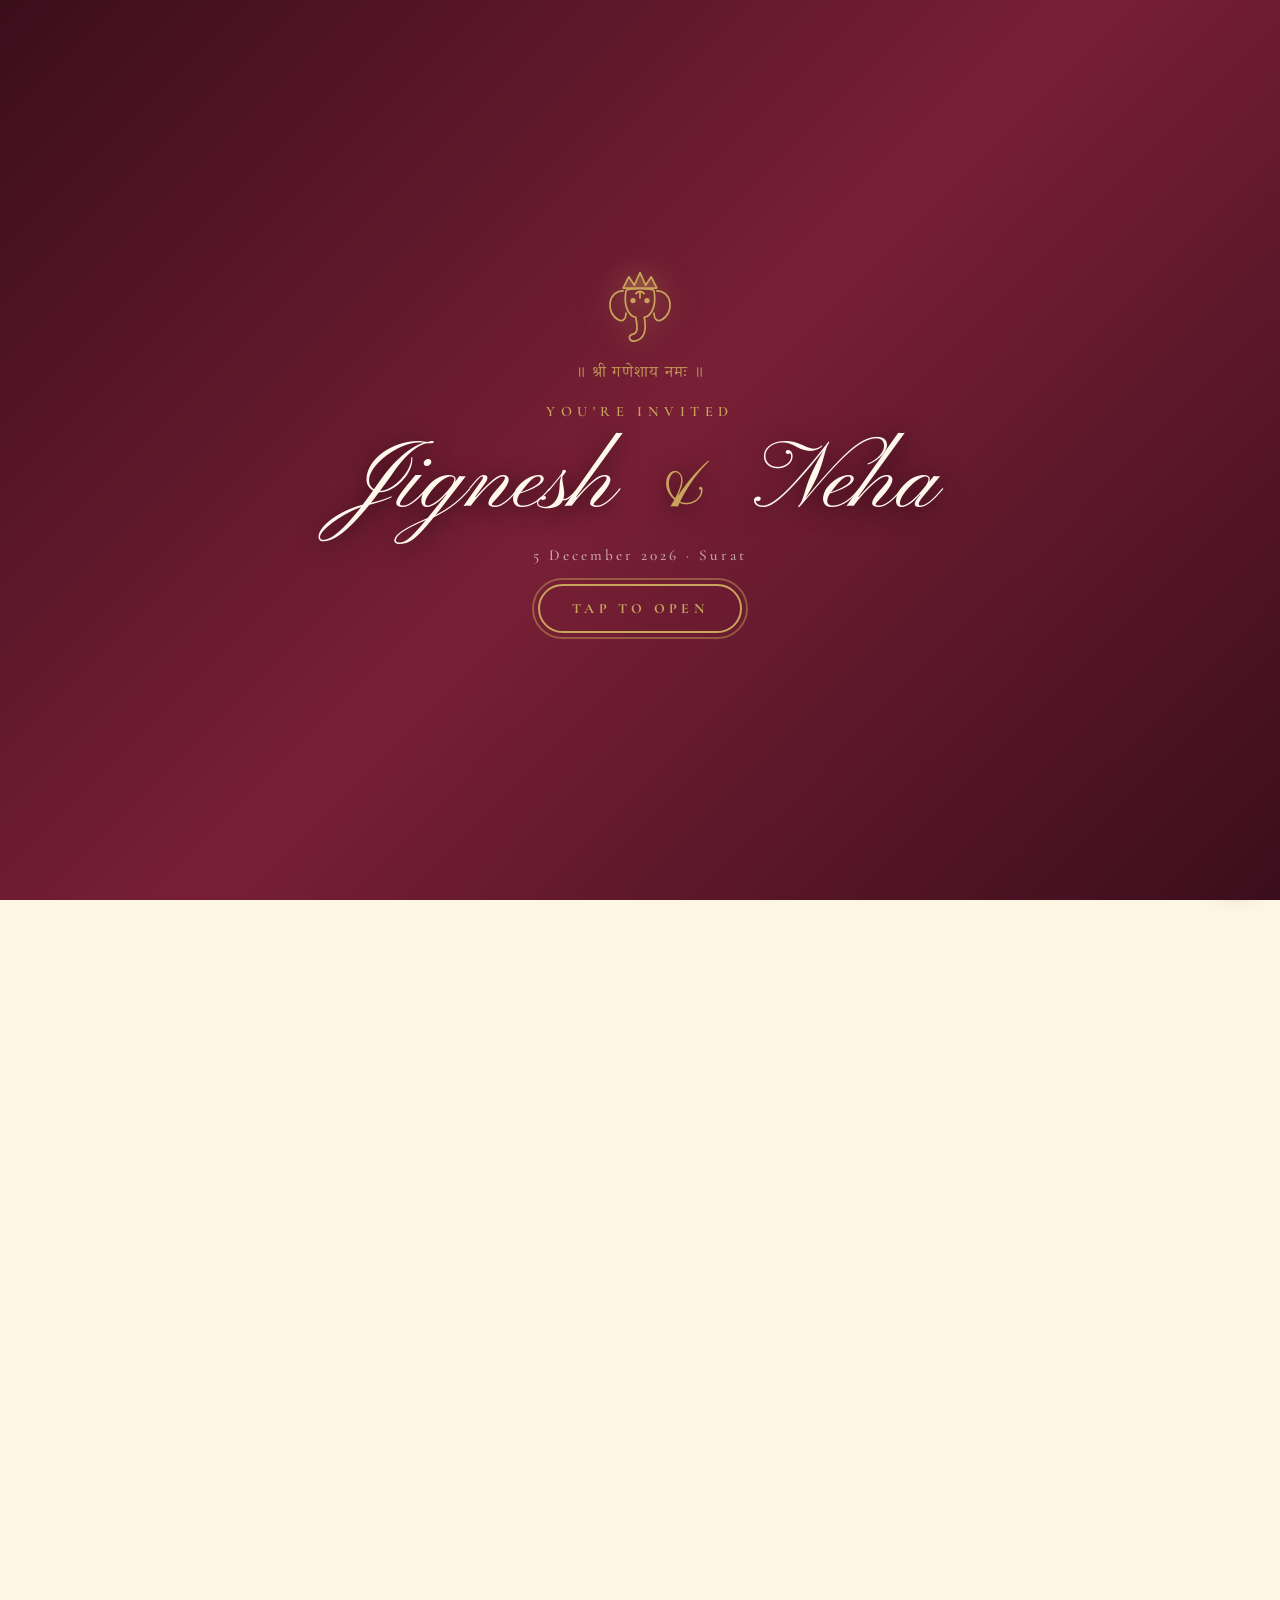
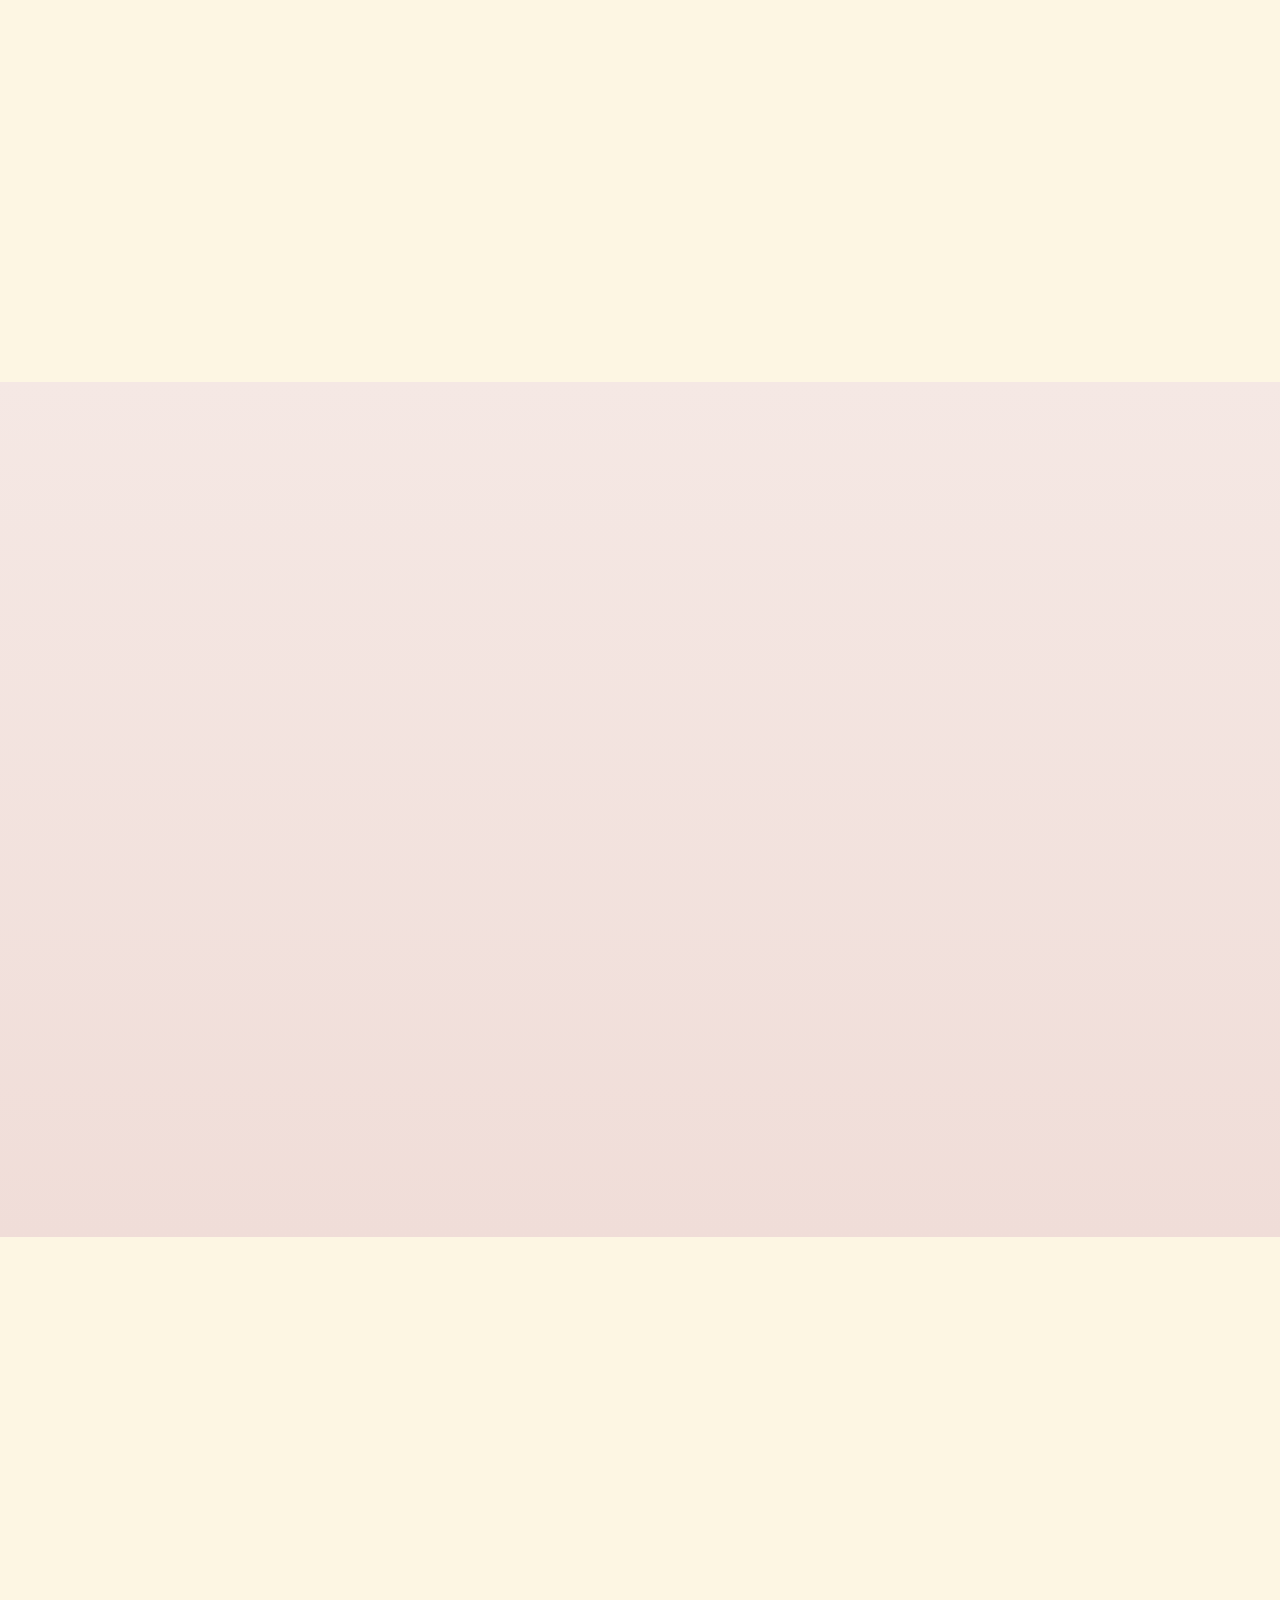
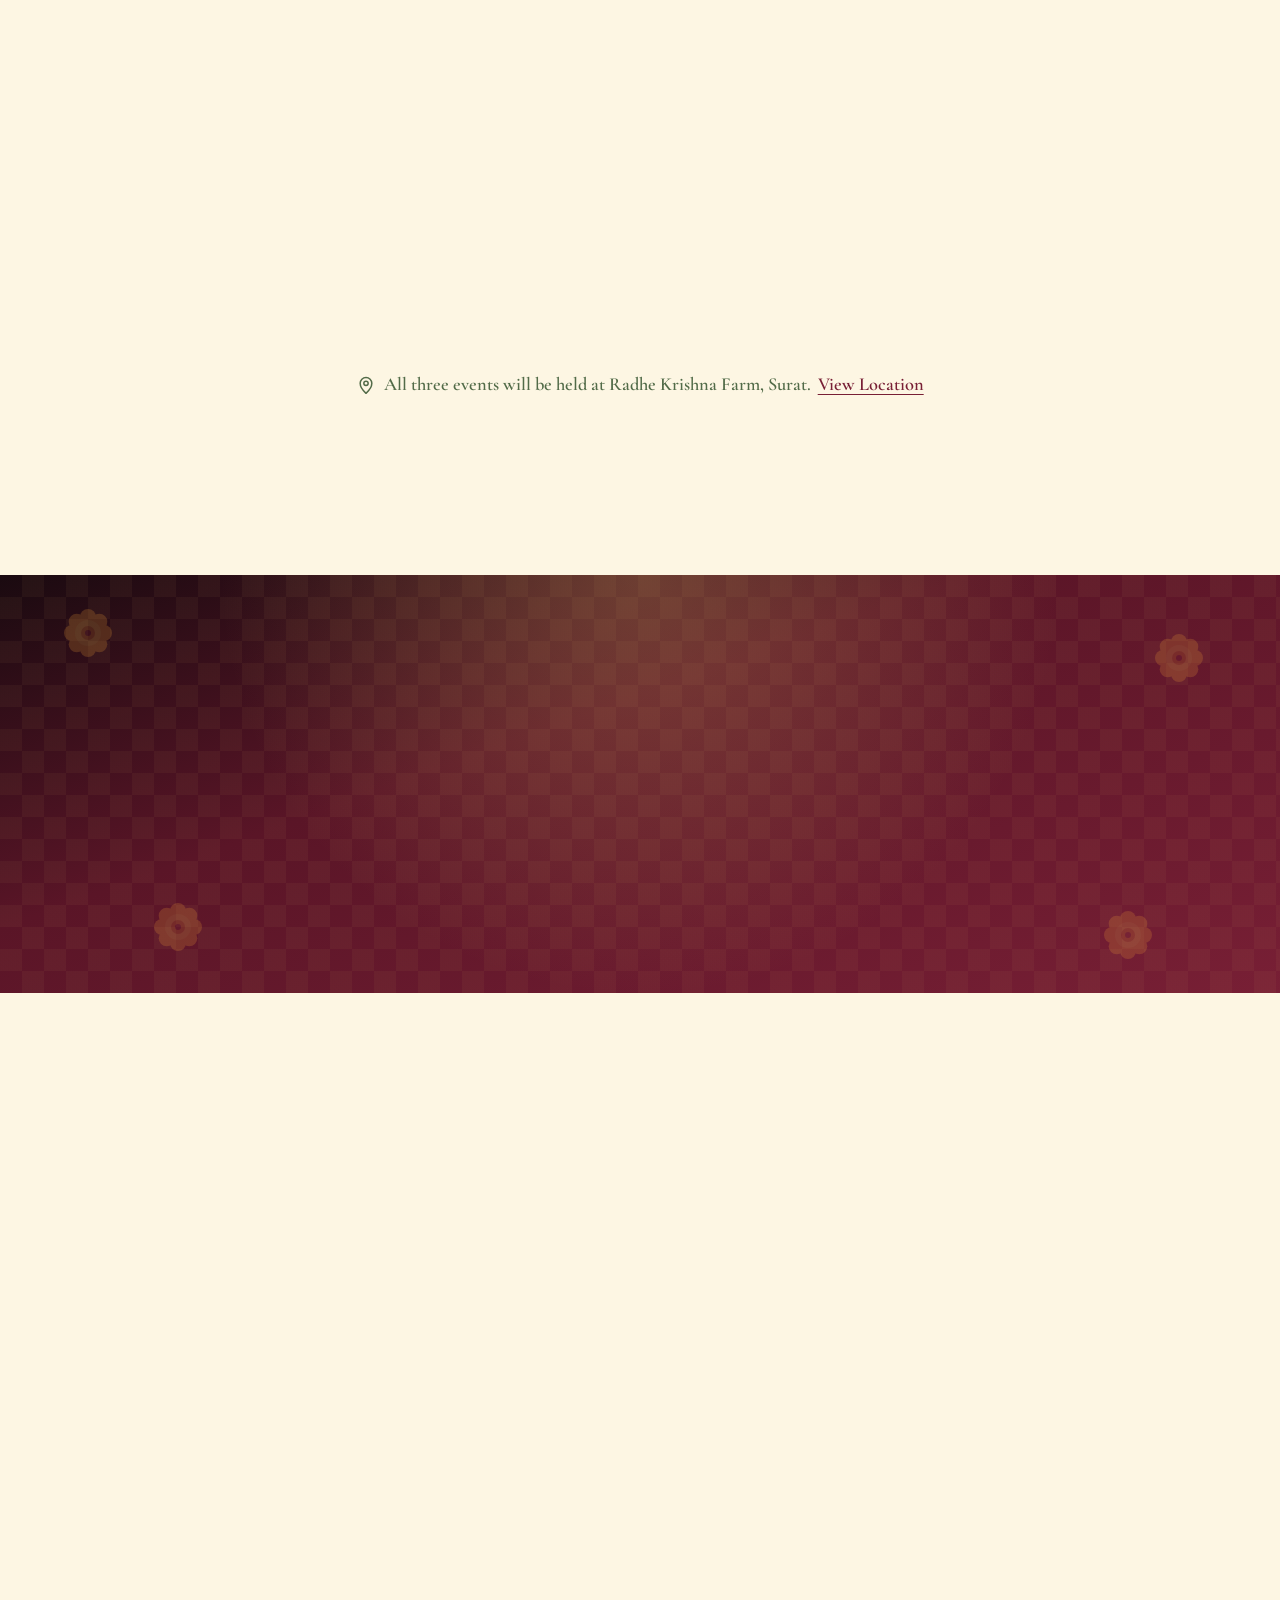
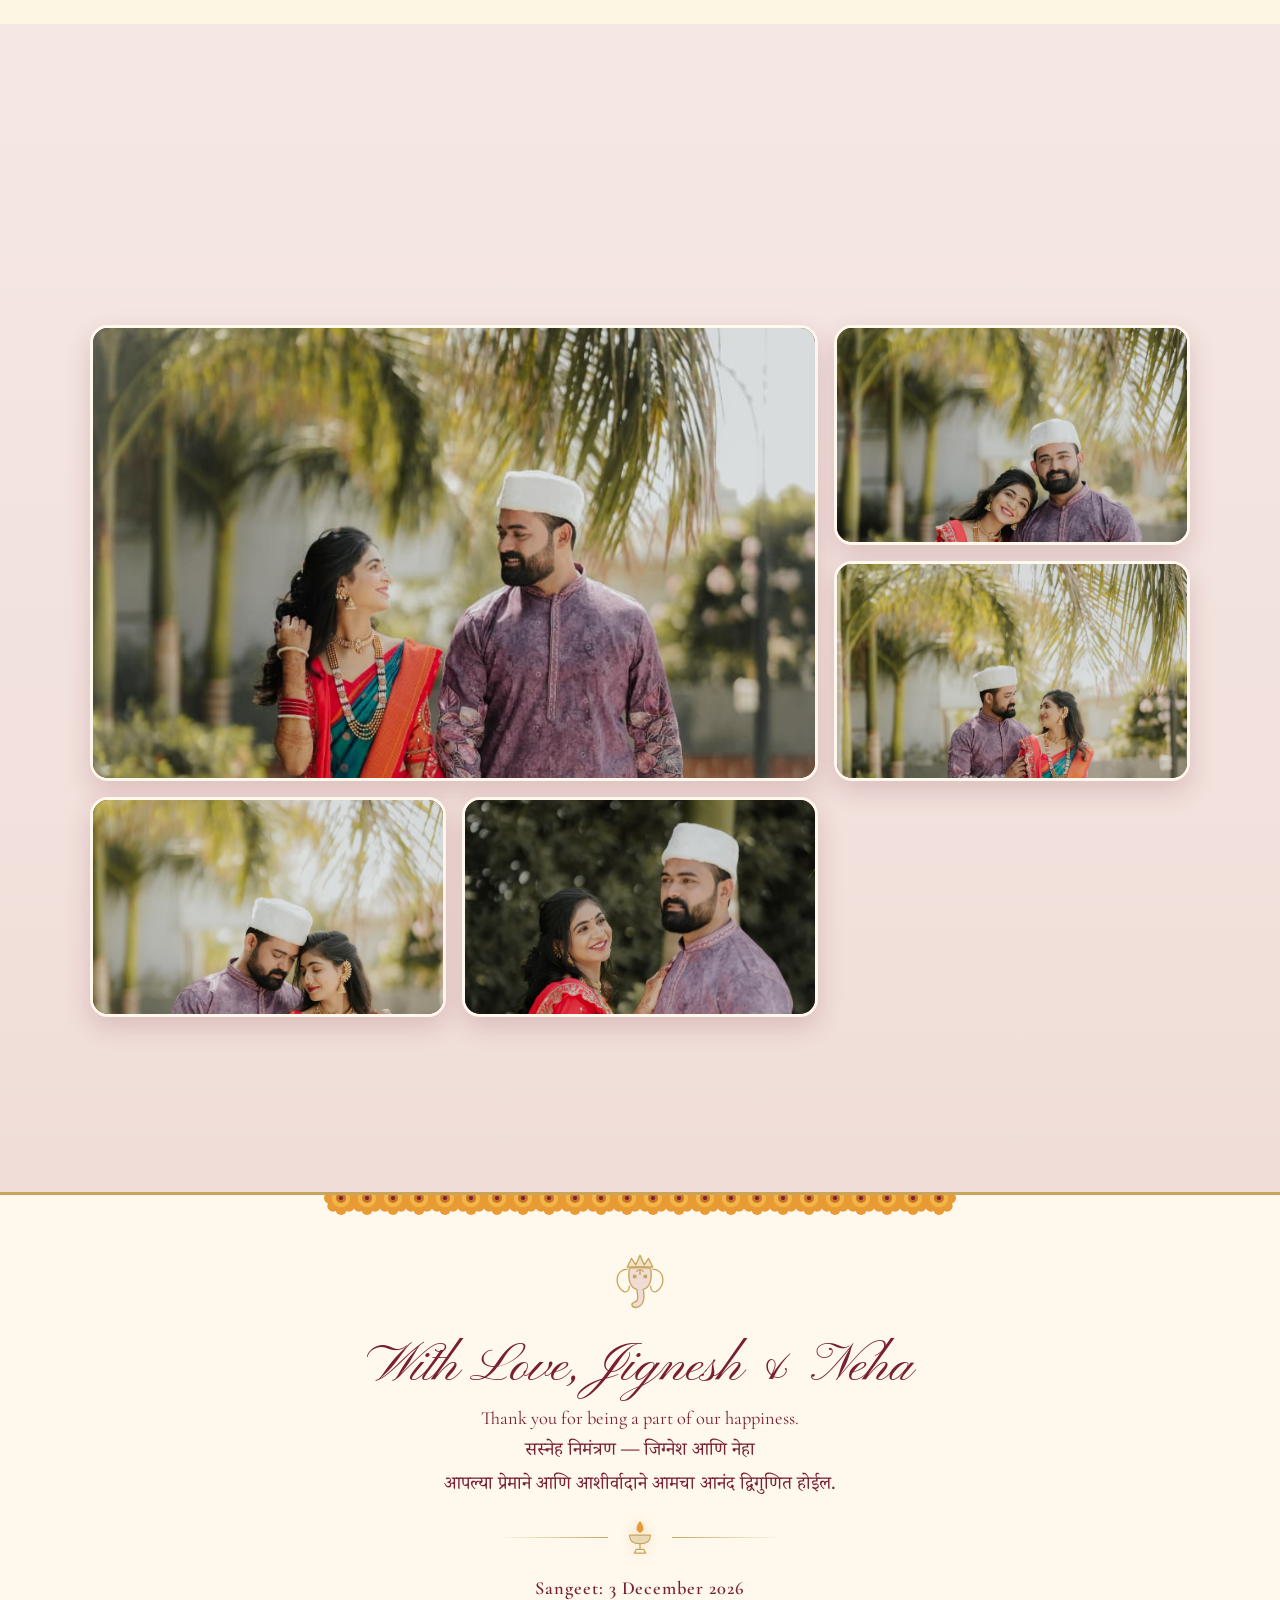
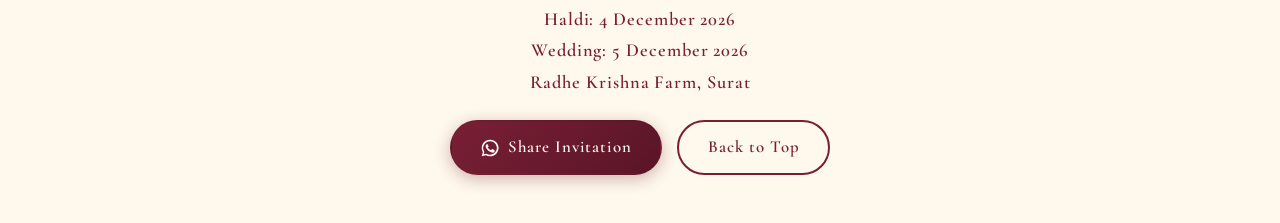
<file: index.html>
<!DOCTYPE html>
<html lang="en">
<head>
  <meta charset="UTF-8" />
  <meta name="viewport" content="width=device-width, initial-scale=1" />
  <title>Jignesh &amp; Neha | Wedding Invitation | 5 December 2026</title>
  <meta name="description" content="You are warmly invited to the wedding of Jignesh & Neha on 5 December 2026 at Radhe Krishna Farm, Surat." />
  <meta name="theme-color" content="#781F35" />
  <meta property="og:title" content="Jignesh & Neha | Wedding Invitation" />
  <meta property="og:description" content="Haldi 4 December 2026 · Wedding 5 December 2026 · Radhe Krishna Farm, Surat" />
  <meta property="og:image" content="images/couple.jpeg" />
  <meta property="og:type" content="website" />
  <link rel="preconnect" href="https://fonts.googleapis.com" />
  <link rel="preconnect" href="https://fonts.gstatic.com" crossorigin />
  <link href="https://fonts.googleapis.com/css2?family=Cormorant+Garamond:ital,wght@0,400;0,500;0,600;0,700;1,400&family=Pinyon+Script&family=Noto+Serif+Devanagari:wght@400;500;600;700&display=swap" rel="stylesheet" />
  <link rel="stylesheet" href="css/style.css" />
</head>
<body>

<!-- ===== Reusable SVG symbols ===== -->
<svg width="0" height="0" style="position:absolute" aria-hidden="true" focusable="false">
  <defs>
    <symbol id="marigold" viewBox="0 0 48 48">
      <g fill="#E89A35">
        <circle cx="24" cy="8" r="8"/><circle cx="24" cy="40" r="8"/><circle cx="8" cy="24" r="8"/><circle cx="40" cy="24" r="8"/>
        <circle cx="12.7" cy="12.7" r="8"/><circle cx="35.3" cy="12.7" r="8"/><circle cx="12.7" cy="35.3" r="8"/><circle cx="35.3" cy="35.3" r="8"/>
      </g>
      <circle cx="24" cy="24" r="13" fill="#F2B548"/>
      <circle cx="24" cy="24" r="7" fill="#C9742A"/>
      <circle cx="24" cy="24" r="3" fill="#781F35"/>
    </symbol>
    <symbol id="leaf" viewBox="0 0 24 60">
      <path d="M12 2 C22 18 22 42 12 58 C2 42 2 18 12 2Z" fill="#526B48"/>
      <path d="M12 6 V54" stroke="#C9A45C" stroke-width="1" fill="none"/>
    </symbol>
    <symbol id="ganpati" viewBox="0 0 120 120">
      <g fill="none" stroke="#C9A45C" stroke-width="2.5" stroke-linecap="round" stroke-linejoin="round">
        <path d="M36 30 L44 14 L52 26 L60 8 L68 26 L76 14 L84 30 Z" fill="#C9A45C" fill-opacity=".25"/>
        <path d="M36 34 C14 34 10 66 30 76 C36 78 40 74 40 66"/>
        <path d="M84 34 C106 34 110 66 90 76 C84 78 80 74 80 66"/>
        <path d="M40 34 C40 30 80 30 80 34 C84 56 76 70 66 72 C70 90 66 104 52 106 C44 106 42 98 50 96 C58 94 56 84 54 72 C44 70 36 56 40 34Z" fill="#781F35" fill-opacity=".12"/>
        <circle cx="50" cy="48" r="2.5" fill="#C9A45C"/><circle cx="70" cy="48" r="2.5" fill="#C9A45C"/>
        <path d="M60 36 V44"/><path d="M54 38 Q60 32 66 38"/>
      </g>
    </symbol>
    <symbol id="lamp" viewBox="0 0 64 80">
      <g fill="none" stroke="#C9A45C" stroke-width="2.5" stroke-linecap="round" stroke-linejoin="round">
        <path d="M32 6 C40 16 40 24 32 28 C24 24 24 16 32 6Z" fill="#E89A35" stroke="#E89A35"/>
        <path d="M10 34 H54 C54 46 46 52 32 52 C18 52 10 46 10 34Z" fill="#C9A45C" fill-opacity=".3"/>
        <path d="M32 52 V64 M20 72 H44 M24 64 H40 L44 72 H20Z"/>
      </g>
    </symbol>
    <symbol id="pin" viewBox="0 0 24 24"><path fill="none" stroke="currentColor" stroke-width="1.8" stroke-linecap="round" stroke-linejoin="round" d="M12 22s7-6.2 7-12a7 7 0 1 0-14 0c0 5.8 7 12 7 12z"/><circle cx="12" cy="10" r="2.6" fill="none" stroke="currentColor" stroke-width="1.8"/></symbol>
    <symbol id="wa" viewBox="0 0 24 24"><path fill="currentColor" d="M12 2a10 10 0 0 0-8.6 15L2 22l5.2-1.4A10 10 0 1 0 12 2zm0 18.2a8.2 8.2 0 0 1-4.2-1.2l-.3-.2-3 .8.8-2.9-.2-.3A8.2 8.2 0 1 1 12 20.200zm4.500-6.100c-.2-.1-1.500-.7-1.700-.8-.2-.1-.4-.1-.6.1l-.8 1c-.1.200-.3.200-.5.100a6.700 6.700 0 0 1-3.300-2.900c-.2-.4.200-.4.700-1.300.1-.2 0-.3 0-.5l-.8-1.800c-.2-.5-.4-.4-.6-.4h-.5a1 1 0 0 0-.7.300 3 3 0 0 0-.9 2.200 5.300 5.300 0 0 0 1.100 2.800 12 12 0 0 0 4.600 4c1.700.7 2.400.8 3.200.700a2.700 2.700 0 0 0 1.800-1.300 2.200 2.200 0 0 0 .2-1.300c-.1-.1-.3-.2-.5-.3z"/></symbol>
  </defs>
</svg>


<!-- ===== Welcome Gate ===== -->
<div id="welcomeGate" class="gate" aria-modal="true" role="dialog" aria-label="Wedding welcome">

  <!-- falling petals inside gate -->
  <div class="gate-petals" id="gatePetals" aria-hidden="true"></div>

  <!-- left door -->
  <div class="gate-door gate-door-left">
    <div class="gate-door-inner">
      <div class="gate-ornament gate-ornament-tl"></div>
      <div class="gate-ornament gate-ornament-bl"></div>
      <svg class="gate-svg-deco" viewBox="0 0 120 200" aria-hidden="true">
        <path d="M60 10 C80 40 90 80 60 100 C30 80 40 40 60 10Z" fill="rgba(201,164,92,.18)"/>
        <path d="M60 10 C80 40 90 80 60 100 C30 80 40 40 60 10Z" fill="none" stroke="rgba(201,164,92,.5)" stroke-width="1.5"/>
        <circle cx="60" cy="100" r="6" fill="rgba(201,164,92,.6)"/>
        <line x1="60" y1="106" x2="60" y2="190" stroke="rgba(201,164,92,.35)" stroke-width="1"/>
        <circle cx="60" cy="140" r="3" fill="rgba(201,164,92,.4)"/>
        <circle cx="60" cy="165" r="2" fill="rgba(201,164,92,.3)"/>
      </svg>
    </div>
    <div class="gate-handle gate-handle-right"></div>
  </div>

  <!-- right door -->
  <div class="gate-door gate-door-right">
    <div class="gate-door-inner">
      <div class="gate-ornament gate-ornament-tr"></div>
      <div class="gate-ornament gate-ornament-br"></div>
      <svg class="gate-svg-deco" viewBox="0 0 120 200" aria-hidden="true">
        <path d="M60 10 C80 40 90 80 60 100 C30 80 40 40 60 10Z" fill="rgba(201,164,92,.18)"/>
        <path d="M60 10 C80 40 90 80 60 100 C30 80 40 40 60 10Z" fill="none" stroke="rgba(201,164,92,.5)" stroke-width="1.5"/>
        <circle cx="60" cy="100" r="6" fill="rgba(201,164,92,.6)"/>
        <line x1="60" y1="106" x2="60" y2="190" stroke="rgba(201,164,92,.35)" stroke-width="1"/>
        <circle cx="60" cy="140" r="3" fill="rgba(201,164,92,.4)"/>
        <circle cx="60" cy="165" r="2" fill="rgba(201,164,92,.3)"/>
      </svg>
    </div>
    <div class="gate-handle gate-handle-left"></div>
  </div>

  <!-- centre content (sits above both doors) -->
  <div class="gate-content">
    <svg class="gate-ganpati" aria-hidden="true"><use href="#ganpati"/></svg>
    <p class="gate-shloka deva">॥ श्री गणेशाय नमः ॥</p>
    <p class="gate-invited">YOU'RE INVITED</p>
    <h1 class="gate-names script">Jignesh <span class="gate-amp">&amp;</span> Neha</h1>
    <p class="gate-date">5 December 2026 · Surat</p>
    <button id="gateBtn" class="gate-tap" type="button" aria-label="Open invitation">
      <span class="gate-tap-ring"></span>
      <span class="gate-tap-text">TAP TO OPEN</span>
    </button>
  </div>

</div>

<!-- ===== Navigation ===== -->
<header id="nav" class="nav">
  <a href="#home" class="nav-logo script" aria-label="Jignesh and Neha">J &amp; N</a>
  <nav id="navLinks" class="nav-links" aria-label="Main">
    <a href="#home" data-i18n="nav_home">Home</a>
    <a href="#invitation" data-i18n="nav_invitation">Invitation</a>
    <a href="#story" data-i18n="nav_story">Our Story</a>
    <a href="#events" data-i18n="nav_events">Events</a>
    <a href="#countdown" data-i18n="nav_countdown">Countdown</a>
    <a href="#venue" data-i18n="nav_venue">Venue</a>
    <a href="#gallery" data-i18n="nav_gallery">Gallery</a>
  </nav>
  <div class="nav-right">
    <div class="lang" role="group" aria-label="Language">
      <button type="button" class="lang-btn deva" data-lang="mr" aria-pressed="false">मराठी</button>
      <span aria-hidden="true">|</span>
      <button type="button" class="lang-btn" data-lang="en" aria-pressed="true">English</button>
    </div>
    <button id="burger" class="burger" type="button" aria-label="Menu" aria-expanded="false" aria-controls="navLinks">
      <span></span><span></span><span></span>
    </button>
  </div>
</header>

<main>

<!-- ===== HERO ===== -->
<section id="home" class="hero">
  <div class="hero-media">
    <img id="heroImg" src="" alt="Jignesh and Neha" fetchpriority="high" />
  </div>
  <div class="hero-overlay"></div>
  <div class="petals" id="petals" aria-hidden="true"></div>
  <div class="toran" aria-hidden="true"><div class="toran-row" data-toran></div></div>

  <div class="hero-content">
    <svg class="hero-ganpati" aria-hidden="true"><use href="#ganpati"/></svg>
    <p class="deva hero-shloka reveal-hero" data-i18n="hero_shloka">॥ श्री गणेशाय नमः ॥</p>
    <h1 class="hero-names script reveal-hero"><span data-i18n="groom">Jignesh</span> <span class="amp">&amp;</span> <span data-i18n="bride">Neha</span></h1>
    <p class="hero-sub reveal-hero" data-i18n="hero_sub">Two Hearts, One Beautiful Journey</p>
    <p class="hero-mr deva reveal-hero">आमच्या शुभविवाहासाठी आपले सहर्ष निमंत्रण!</p>
    <p class="hero-en reveal-hero" data-i18n="hero_invite">Together with our families, we invite you to celebrate our special day.</p>
    <ul class="hero-dates reveal-hero">
      <li><span data-i18n="hero_sangeet">SANGEET</span> — <span data-i18n="date_3">3 December 2026</span></li>
      <li><span data-i18n="hero_haldi">HALDI</span> — <span data-i18n="date_4">4 December 2026</span></li>
      <li><span data-i18n="hero_wedding">WEDDING</span> — <span data-i18n="date_5">5 December 2026</span></li>
      <li data-i18n="hero_venue">RADHE KRISHNA FARM, SURAT</li>
    </ul>
    <div class="hero-btns reveal-hero">
      <a href="#invitation" class="btn btn-gold" data-i18n="btn_explore">Explore Our Wedding</a>
      <a href="#venue" class="btn btn-ghost" data-i18n="btn_view_venue">View Venue</a>
    </div>
  </div>
  <a href="#invitation" class="scroll-ind" aria-label="Scroll down"><span></span></a>
</section>

<!-- ===== INVITATION ===== -->
<section id="invitation" class="section">
  <div class="patrika reveal">
    <i class="corner tl"></i><i class="corner tr"></i><i class="corner bl"></i><i class="corner br"></i>
    <svg class="patrika-ganpati" aria-hidden="true"><use href="#ganpati"/></svg>
    <p class="deva small-shloka" data-i18n="hero_shloka">॥ श्री गणेशाय नमः ॥</p>
    <p class="eyebrow" data-i18n="inv_eyebrow">With the Blessings of Our Families</p>
    <h2 class="deva sec-title" data-i18n="inv_title">शुभविवाह सोहळा</h2>
    <div class="divider"><svg><use href="#marigold"/></svg></div>
    <p class="inv-text" data-i18n="inv_text">With the blessings of our families, we joyfully invite you to celebrate the wedding of Jignesh and Neha. Your presence and blessings will make our special day even more memorable.</p>
    <p class="inv-text deva inv-mr">आमच्या कुटुंबीयांच्या आशीर्वादाने जिग्नेश आणि नेहा यांच्या शुभविवाह सोहळ्यास आपण सहकुटुंब उपस्थित राहून वधू-वरांना शुभाशीर्वाद द्यावेत, ही नम्र विनंती.</p>
    <p class="inv-date script" data-i18n="date_5">5 December 2026</p>
    <p class="inv-venue" data-i18n="inv_venue">Radhe Krishna Farm, Surat</p>
    <div class="divider"><svg><use href="#lamp"/></svg></div>
    <button type="button" class="btn btn-maroon js-share"><svg class="ico"><use href="#wa"/></svg><span data-i18n="btn_share">Share Invitation</span></button>
  </div>
</section>

<!-- ===== OUR STORY ===== -->
<section id="story" class="section section-blush">
  <div class="story">
    <div class="story-photo reveal">
      <div class="frame">
        <img id="storyImg" src="" alt="Jignesh and Neha" loading="lazy" />
      </div>
      <svg class="flower f1" aria-hidden="true"><use href="#marigold"/></svg>
      <svg class="flower f2" aria-hidden="true"><use href="#marigold"/></svg>
    </div>
    <div class="story-text reveal">
      <p class="eyebrow" data-i18n="story_eyebrow">Our Story</p>
      <h2 class="script big"><span data-i18n="groom">Jignesh</span> &amp; <span data-i18n="bride">Neha</span></h2>
      <div class="divider left"><svg><use href="#marigold"/></svg></div>
      <p data-i18n="story_text">Two hearts, two families, and one beautiful beginning. Join us as we begin a new chapter filled with love, happiness, and lifelong memories.</p>
    </div>
  </div>
</section>

<!-- ===== EVENTS ===== -->
<section id="events" class="section">
  <div class="section-head reveal">
    <p class="eyebrow" data-i18n="events_eyebrow">Celebrations</p>
    <h2 class="sec-title" data-i18n="events_title">Wedding Events</h2>
    <div class="divider"><svg><use href="#marigold"/></svg></div>
  </div>
  <div class="cards">
    <article class="card reveal">
      <div class="card-garland" aria-hidden="true"></div>
      <div class="card-icon"><svg><use href="#marigold"/></svg></div>
      <h3><a href="sangeet.html" data-i18n="ev3_title">Sangeet Night</a></h3>
      <p class="card-sub deva" data-i18n-alt="ev3_title">संगीत संध्या</p>
      <p class="card-date" data-i18n="ev3_date">Thursday, 3 December 2026</p>
      <p class="card-desc" data-i18n="ev3_desc">An evening of music, dance, and celebration with family and friends.</p>
    </article>
    <article class="card reveal">
      <div class="card-garland" aria-hidden="true"></div>
      <div class="card-icon"><svg><use href="#marigold"/></svg></div>
      <h3><a href="haldi.html" data-i18n="ev1_title">Haldi Ceremony</a></h3>
      <p class="card-sub deva" data-i18n-alt="ev1_title">हळदी समारंभ</p>
      <p class="card-date" data-i18n="ev1_date">Friday, 4 December 2026</p>
      <p class="card-desc" data-i18n="ev1_desc">A joyful celebration filled with turmeric, laughter, family, and blessings.</p>
    </article>
    <article class="card reveal">
      <div class="card-garland" aria-hidden="true"></div>
      <div class="card-icon"><svg><use href="#lamp"/></svg></div>
      <h3><a href="wedding.html" data-i18n="ev2_title">Wedding Ceremony</a></h3>
      <p class="card-sub deva" data-i18n-alt="ev2_title">शुभविवाह सोहळा</p>
      <p class="card-date" data-i18n="ev2_date">Saturday, 5 December 2026</p>
      <p class="card-desc" data-i18n="ev2_desc">Join us as we celebrate the beginning of our forever.</p>
    </article>
  </div>
  <p class="events-venue">
    <svg class="ico"><use href="#pin"/></svg>
    <span data-i18n="events_venue">All three events will be held at Radhe Krishna Farm, Surat.</span>
    <a class="js-maps" href="#" target="_blank" rel="noopener noreferrer" data-i18n="btn_view_location">View Location</a>
  </p>
  <p class="note reveal" data-i18n="events_note">Event timings will be shared once confirmed by the family.</p>
</section>

<!-- ===== COUNTDOWN ===== -->
<section id="countdown" class="countdown">
  <div class="cd-deco" aria-hidden="true"></div>
  <div class="cd-inner reveal">
    <p class="eyebrow light" data-i18n="cd_eyebrow">Save the Date</p>
    <h2 class="sec-title light" data-i18n="cd_title">Counting Down to Forever</h2>
    <p class="deva cd-mr" data-i18n-alt="cd_title">शुभमंगलाची प्रतीक्षा</p>
    <div id="cdGrid" class="cd-grid" role="timer" aria-live="off">
      <div class="cd-box"><span class="cd-num" id="cdDays">00</span><span class="cd-label" data-i18n="cd_days">Days</span></div>
      <div class="cd-box"><span class="cd-num" id="cdHours">00</span><span class="cd-label" data-i18n="cd_hours">Hours</span></div>
      <div class="cd-box"><span class="cd-num" id="cdMins">00</span><span class="cd-label" data-i18n="cd_mins">Minutes</span></div>
      <div class="cd-box"><span class="cd-num" id="cdSecs">00</span><span class="cd-label" data-i18n="cd_secs">Seconds</span></div>
    </div>
    <p id="cdDone" class="cd-done" hidden data-i18n="cd_done">The celebration has begun! Thank you for your blessings.</p>
  </div>
</section>

<!-- ===== VENUE ===== -->
<section id="venue" class="section">
  <div class="venue reveal">
    <div class="venue-info">
      <p class="eyebrow" data-i18n="venue_eyebrow">The Venue</p>
      <h2 class="sec-title" data-i18n="venue_title">Join Us in Surat</h2>
      <p class="deva venue-mr" data-i18n-alt="venue_title">आपली उपस्थिती हीच आमच्यासाठी अनमोल भेट</p>
      <div class="divider left"><svg><use href="#marigold"/></svg></div>
      <p class="venue-name"><svg class="ico big"><use href="#pin"/></svg><span data-i18n="venue_name">Radhe Krishna Farm</span></p>
      <p class="venue-city" data-i18n="venue_city">Surat, Gujarat, India</p>
      <p class="venue-date" data-i18n="date_5">5 December 2026</p>
      <a class="btn btn-maroon js-maps" href="#" target="_blank" rel="noopener noreferrer"><svg class="ico"><use href="#pin"/></svg><span data-i18n="btn_directions">Get Directions</span></a>
    </div>
    <div class="venue-map">
      <iframe id="mapFrame" title="Radhe Krishna Farm map" loading="lazy" referrerpolicy="no-referrer-when-downgrade" allowfullscreen></iframe>
    </div>
  </div>
</section>

<!-- ===== GALLERY ===== -->
<section id="gallery" class="section section-blush">
  <div class="section-head reveal">
    <p class="eyebrow" data-i18n="gal_eyebrow">Moments</p>
    <h2 class="sec-title" data-i18n="gal_title">Our Gallery</h2>
    <div class="divider"><svg><use href="#marigold"/></svg></div>
  </div>
  <div id="galleryGrid" class="gallery"></div>
  <p class="note reveal" data-i18n="gal_note">More photographs will be added soon.</p>
</section>

</main>

<!-- ===== FOOTER ===== -->
<footer class="footer">
  <div class="footer-garland" aria-hidden="true"></div>
  <svg class="footer-ganpati" aria-hidden="true"><use href="#ganpati"/></svg>
  <p class="script foot-big" data-i18n="foot_title">With Love, Jignesh &amp; Neha</p>
  <p data-i18n="foot_text">Thank you for being a part of our happiness.</p>
  <p class="deva foot-mr">सस्नेह निमंत्रण — जिग्नेश आणि नेहा</p>
  <p class="deva foot-mr">आपल्या प्रेमाने आणि आशीर्वादाने आमचा आनंद द्विगुणित होईल.</p>
  <div class="divider"><svg><use href="#lamp"/></svg></div>
  <ul class="foot-info">
    <li><span data-i18n="foot_sangeet">Sangeet</span>: <span data-i18n="date_3">3 December 2026</span></li>
    <li><span data-i18n="foot_haldi">Haldi</span>: <span data-i18n="date_4">4 December 2026</span></li>
    <li><span data-i18n="foot_wedding">Wedding</span>: <span data-i18n="date_5">5 December 2026</span></li>
    <li data-i18n="inv_venue">Radhe Krishna Farm, Surat</li>
  </ul>
  <div class="foot-btns">
    <button type="button" class="btn btn-maroon js-share"><svg class="ico"><use href="#wa"/></svg><span data-i18n="btn_share">Share Invitation</span></button>
    <a href="#home" class="btn btn-ghost-dark" data-i18n="btn_top">Back to Top</a>
  </div>
</footer>

<!-- ===== Music (hidden until a file is set in js/config.js) ===== -->
<button id="musicBtn" class="music" type="button" aria-label="Play music" aria-pressed="false">
  <svg viewBox="0 0 24 24" width="22" height="22" fill="none" stroke="currentColor" stroke-width="2" stroke-linecap="round" stroke-linejoin="round" aria-hidden="true"><path d="M9 18V5l12-2v13"/><circle cx="6" cy="18" r="3"/><circle cx="18" cy="16" r="3"/></svg>
</button>
<audio id="bgAudio" loop preload="none"></audio>

<!-- ===== Lightbox ===== -->
<div id="lightbox" class="lightbox" role="dialog" aria-modal="true" aria-label="Photo viewer" hidden>
  <button type="button" class="lb-btn lb-close" aria-label="Close">&times;</button>
  <button type="button" class="lb-btn lb-prev" aria-label="Previous">&#10094;</button>
  <img id="lbImg" alt="" />
  <button type="button" class="lb-btn lb-next" aria-label="Next">&#10095;</button>
</div>

<script src="js/config.js"></script>
<script src="js/i18n.js"></script>
<canvas id="fx" class="fx" aria-hidden="true"></canvas>
<script src="js/music.js"></script>
<script src="js/effects.js"></script>
<script src="js/scroll.js"></script>
<script src="js/main.js"></script>
</body>
</html>
</file>
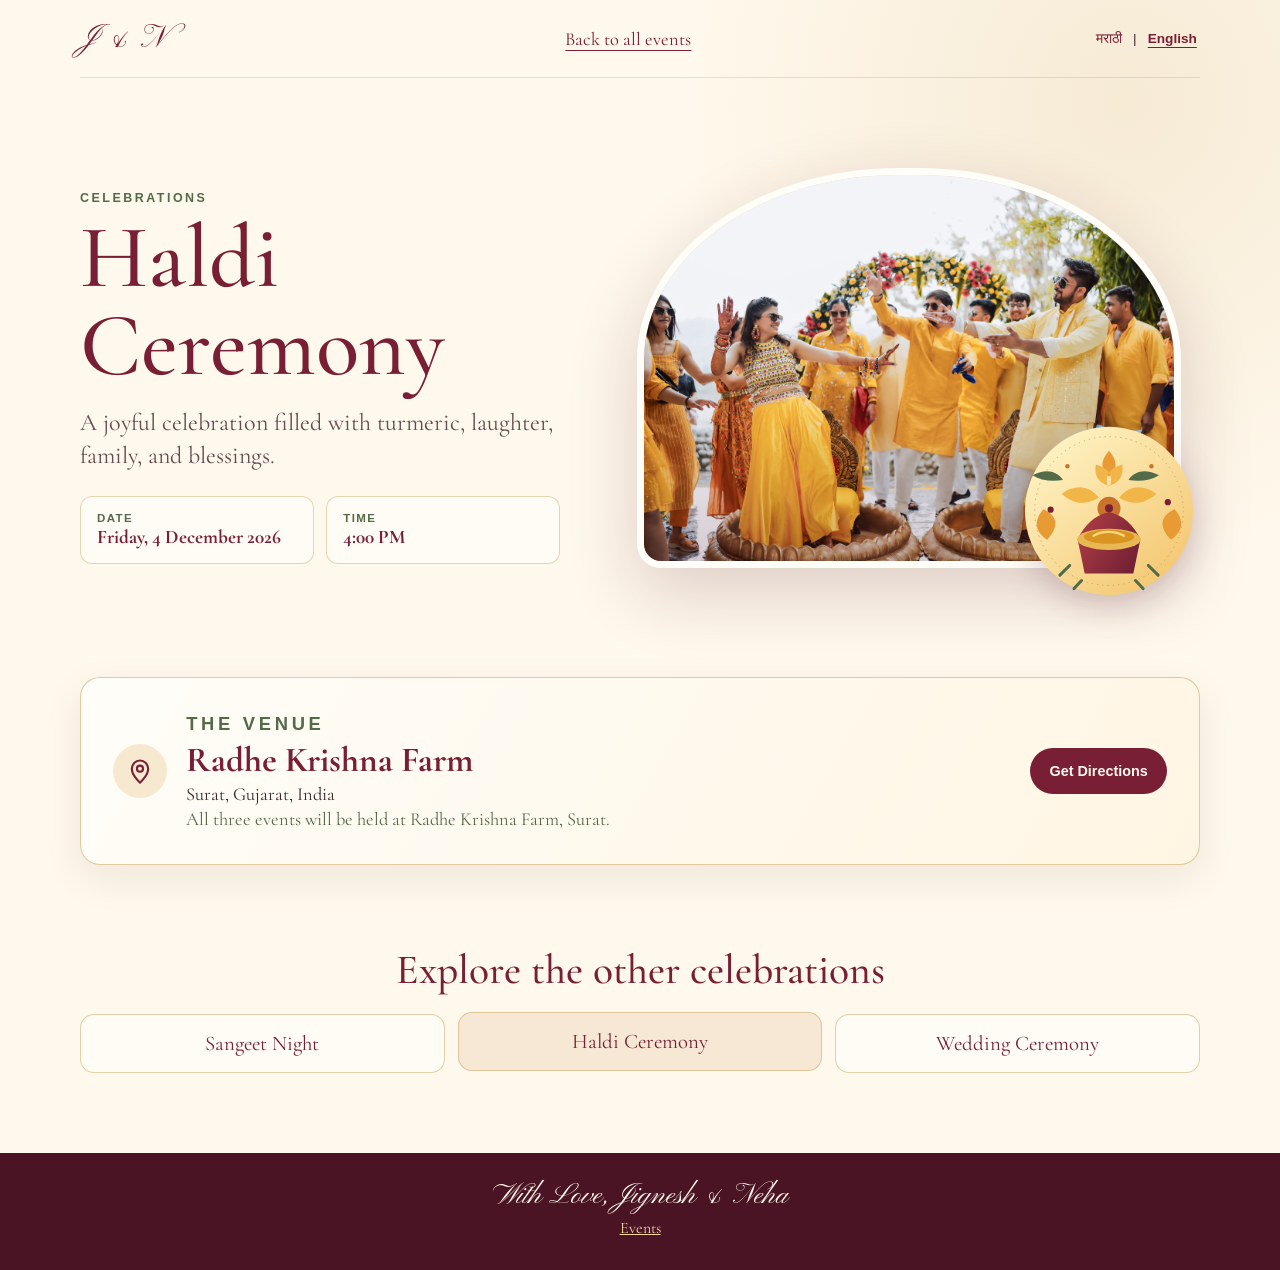
<file: haldi.html>
<!DOCTYPE html>
<html lang="en">
<head>
  <meta charset="UTF-8" />
  <meta name="viewport" content="width=device-width, initial-scale=1" />
  <meta name="theme-color" content="#781F35" />
  <meta name="description" content="Join Jignesh and Neha for their Haldi Ceremony on 4 December 2026." />
  <title>Jignesh &amp; Neha | Haldi Ceremony</title>
  <link rel="preconnect" href="https://fonts.googleapis.com" />
  <link rel="preconnect" href="https://fonts.gstatic.com" crossorigin />
  <link href="https://fonts.googleapis.com/css2?family=Cormorant+Garamond:wght@400;500;600;700&family=Pinyon+Script&family=Noto+Serif+Devanagari:wght@400;500;600;700&display=swap" rel="stylesheet" />
  <link rel="stylesheet" href="css/event-pages.css" />
</head>
<body data-event="haldi">
  <header class="event-header event-wrap">
    <a class="event-brand" href="index.html" aria-label="Wedding invitation home">J &amp; N</a>
    <a class="event-back" href="index.html#events" data-i18n="event_back">Back to all events</a>
    <div class="event-language" role="group" aria-label="Language">
      <button type="button" class="deva" data-lang="mr" aria-pressed="false">मराठी</button>
      <span aria-hidden="true">|</span>
      <button type="button" data-lang="en" aria-pressed="true">English</button>
    </div>
  </header>

  <main class="event-wrap">
    <section class="event-hero">
      <div class="event-copy">
        <p class="event-kicker" data-i18n="events_eyebrow">Celebrations</p>
        <h1 data-i18n="ev1_title">Haldi Ceremony</h1>
        <p class="event-summary" data-i18n="ev1_desc">A joyful celebration filled with turmeric, laughter, family, and blessings.</p>
        <div class="event-meta">
          <div><span data-i18n="event_date_label">Date</span><strong id="eventDate" data-i18n="ev1_date">Friday, 4 December 2026</strong></div>
          <div><span data-i18n="event_time_label">Time</span><strong id="eventTime">4:00 PM</strong></div>
        </div>
      </div>
      <div class="event-visual">
        <div class="event-photo-frame"><img id="eventPhoto" class="event-photo" src="" alt="Jignesh and Neha" /></div>
        <img class="event-art" src="images/events/haldi.svg" alt="" aria-hidden="true" />
      </div>
    </section>

    <section class="event-venue">
      <div class="event-venue-icon" aria-hidden="true">
        <svg viewBox="0 0 24 24" fill="none" stroke="currentColor" stroke-width="1.8" stroke-linecap="round" stroke-linejoin="round"><path d="M12 22s7-6.2 7-12a7 7 0 1 0-14 0c0 5.8 7 12 7 12z"/><circle cx="12" cy="10" r="2.6"/></svg>
      </div>
      <div class="event-venue-copy">
        <p class="event-kicker" data-i18n="venue_eyebrow">The Venue</p>
        <h2 data-i18n="venue_name">Radhe Krishna Farm</h2>
        <p data-i18n="venue_city">Surat, Gujarat, India</p>
        <p class="event-venue-shared" data-i18n="events_venue">All three events will be held at Radhe Krishna Farm, Surat.</p>
      </div>
      <a class="event-button js-maps" href="#" target="_blank" rel="noopener noreferrer" data-i18n="btn_directions">Get Directions</a>
    </section>

    <section class="event-other">
      <h2 data-i18n="event_other_events">Explore other celebrations</h2>
      <nav class="event-links" aria-label="Wedding events">
        <a href="sangeet.html" data-event-link="sangeet" data-i18n="ev3_title">Sangeet Night</a>
        <a href="haldi.html" data-event-link="haldi" data-i18n="ev1_title">Haldi Ceremony</a>
        <a href="wedding.html" data-event-link="wedding" data-i18n="ev2_title">Wedding Ceremony</a>
      </nav>
    </section>
  </main>

  <footer class="event-footer">
    <p class="script" data-i18n="foot_title">With Love, Jignesh &amp; Neha</p>
    <a href="index.html#events" data-i18n="nav_events">Events</a>
  </footer>

  <script src="js/config.js"></script>
  <script src="js/i18n.js"></script>
  <script src="js/event-pages.js"></script>
</body>
</html>
</file>
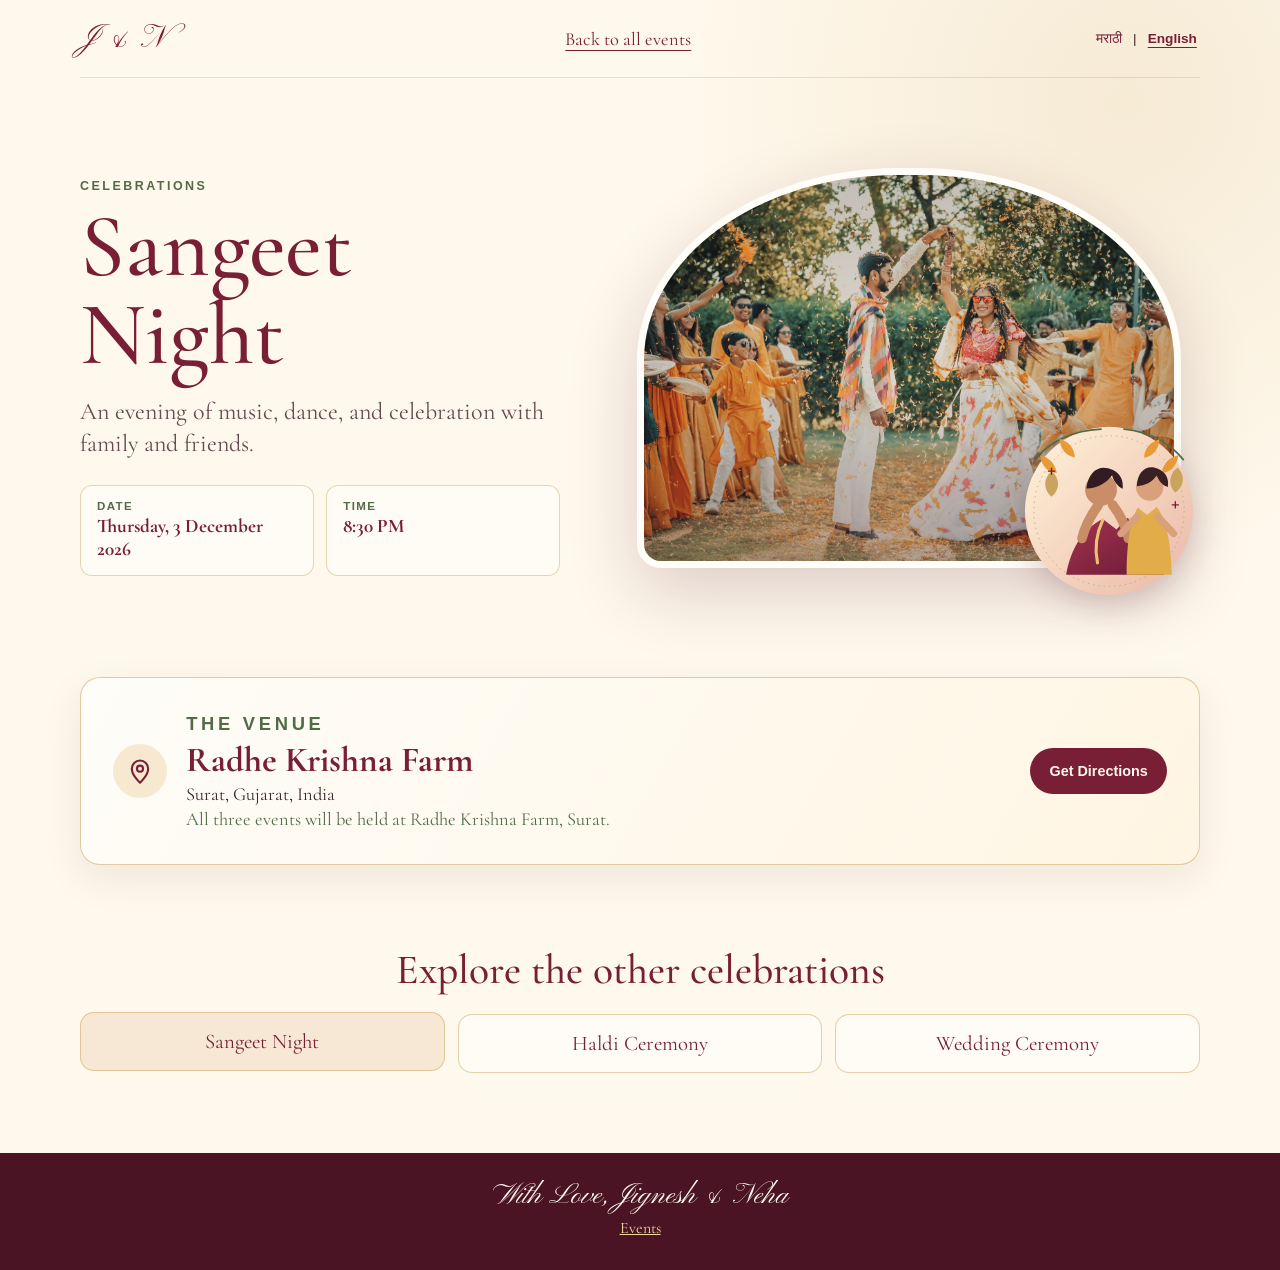
<file: sangeet.html>
<!DOCTYPE html>
<html lang="en">
<head>
  <meta charset="UTF-8" />
  <meta name="viewport" content="width=device-width, initial-scale=1" />
  <meta name="theme-color" content="#781F35" />
  <meta name="description" content="Join Jignesh and Neha for their Sangeet Night on 3 December 2026." />
  <title>Jignesh &amp; Neha | Sangeet Night</title>
  <link rel="preconnect" href="https://fonts.googleapis.com" />
  <link rel="preconnect" href="https://fonts.gstatic.com" crossorigin />
  <link href="https://fonts.googleapis.com/css2?family=Cormorant+Garamond:wght@400;500;600;700&family=Pinyon+Script&family=Noto+Serif+Devanagari:wght@400;500;600;700&display=swap" rel="stylesheet" />
  <link rel="stylesheet" href="css/event-pages.css" />
</head>
<body data-event="sangeet">
  <header class="event-header event-wrap">
    <a class="event-brand" href="index.html" aria-label="Wedding invitation home">J &amp; N</a>
    <a class="event-back" href="index.html#events" data-i18n="event_back">Back to all events</a>
    <div class="event-language" role="group" aria-label="Language">
      <button type="button" class="deva" data-lang="mr" aria-pressed="false">मराठी</button>
      <span aria-hidden="true">|</span>
      <button type="button" data-lang="en" aria-pressed="true">English</button>
    </div>
  </header>

  <main class="event-wrap">
    <section class="event-hero">
      <div class="event-copy">
        <p class="event-kicker" data-i18n="events_eyebrow">Celebrations</p>
        <h1 data-i18n="ev3_title">Sangeet Night</h1>
        <p class="event-summary" data-i18n="ev3_desc">An evening of music, dance, and celebration with family and friends.</p>
        <div class="event-meta">
          <div><span data-i18n="event_date_label">Date</span><strong id="eventDate" data-i18n="ev3_date">Thursday, 3 December 2026</strong></div>
          <div><span data-i18n="event_time_label">Time</span><strong id="eventTime">8:30 PM</strong></div>
        </div>
      </div>
      <div class="event-visual">
        <div class="event-photo-frame"><img id="eventPhoto" class="event-photo" src="" alt="Jignesh and Neha" /></div>
        <img class="event-art" src="images/events/sangeet.svg" alt="" aria-hidden="true" />
      </div>
    </section>

    <section class="event-venue">
      <div class="event-venue-icon" aria-hidden="true">
        <svg viewBox="0 0 24 24" fill="none" stroke="currentColor" stroke-width="1.8" stroke-linecap="round" stroke-linejoin="round"><path d="M12 22s7-6.2 7-12a7 7 0 1 0-14 0c0 5.8 7 12 7 12z"/><circle cx="12" cy="10" r="2.6"/></svg>
      </div>
      <div class="event-venue-copy">
        <p class="event-kicker" data-i18n="venue_eyebrow">The Venue</p>
        <h2 data-i18n="venue_name">Radhe Krishna Farm</h2>
        <p data-i18n="venue_city">Surat, Gujarat, India</p>
        <p class="event-venue-shared" data-i18n="events_venue">All three events will be held at Radhe Krishna Farm, Surat.</p>
      </div>
      <a class="event-button js-maps" href="#" target="_blank" rel="noopener noreferrer" data-i18n="btn_directions">Get Directions</a>
    </section>

    <section class="event-other">
      <h2 data-i18n="event_other_events">Explore other celebrations</h2>
      <nav class="event-links" aria-label="Wedding events">
        <a href="sangeet.html" data-event-link="sangeet" data-i18n="ev3_title">Sangeet Night</a>
        <a href="haldi.html" data-event-link="haldi" data-i18n="ev1_title">Haldi Ceremony</a>
        <a href="wedding.html" data-event-link="wedding" data-i18n="ev2_title">Wedding Ceremony</a>
      </nav>
    </section>
  </main>

  <footer class="event-footer">
    <p class="script" data-i18n="foot_title">With Love, Jignesh &amp; Neha</p>
    <a href="index.html#events" data-i18n="nav_events">Events</a>
  </footer>

  <script src="js/config.js"></script>
  <script src="js/i18n.js"></script>
  <script src="js/event-pages.js"></script>
</body>
</html>
</file>
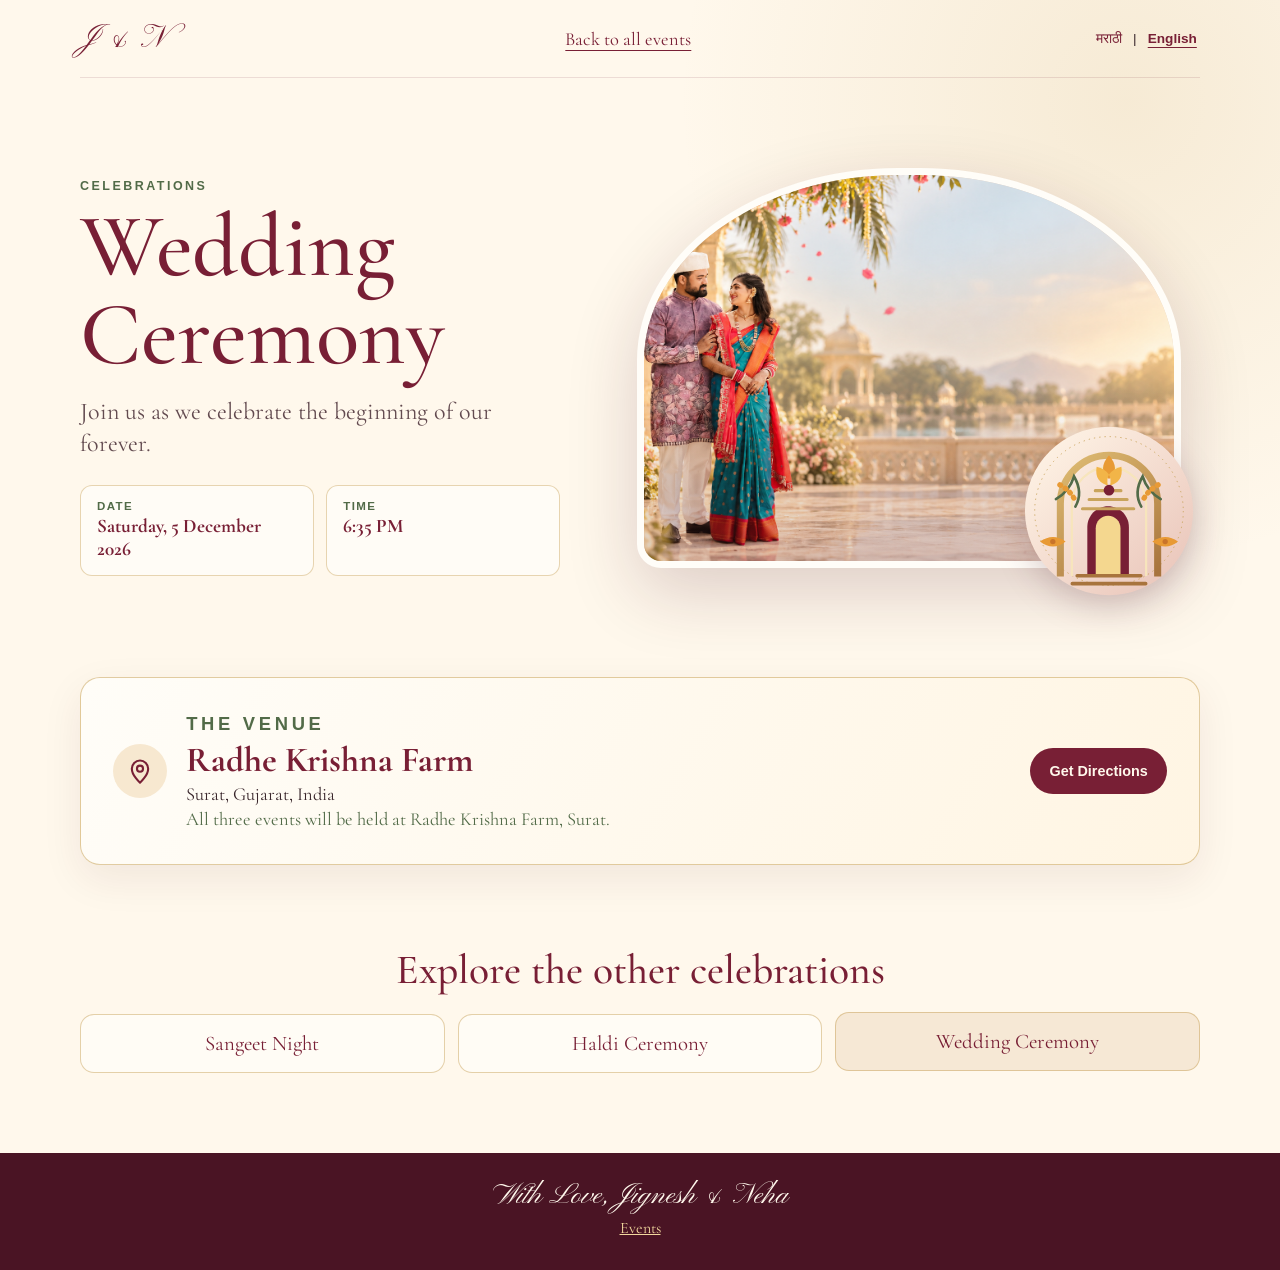
<file: wedding.html>
<!DOCTYPE html>
<html lang="en">
<head>
  <meta charset="UTF-8" />
  <meta name="viewport" content="width=device-width, initial-scale=1" />
  <meta name="theme-color" content="#781F35" />
  <meta name="description" content="Join Jignesh and Neha for their Wedding Ceremony on 5 December 2026." />
  <title>Jignesh &amp; Neha | Wedding Ceremony</title>
  <link rel="preconnect" href="https://fonts.googleapis.com" />
  <link rel="preconnect" href="https://fonts.gstatic.com" crossorigin />
  <link href="https://fonts.googleapis.com/css2?family=Cormorant+Garamond:wght@400;500;600;700&family=Pinyon+Script&family=Noto+Serif+Devanagari:wght@400;500;600;700&display=swap" rel="stylesheet" />
  <link rel="stylesheet" href="css/event-pages.css" />
</head>
<body data-event="wedding">
  <header class="event-header event-wrap">
    <a class="event-brand" href="index.html" aria-label="Wedding invitation home">J &amp; N</a>
    <a class="event-back" href="index.html#events" data-i18n="event_back">Back to all events</a>
    <div class="event-language" role="group" aria-label="Language">
      <button type="button" class="deva" data-lang="mr" aria-pressed="false">मराठी</button>
      <span aria-hidden="true">|</span>
      <button type="button" data-lang="en" aria-pressed="true">English</button>
    </div>
  </header>

  <main class="event-wrap">
    <section class="event-hero">
      <div class="event-copy">
        <p class="event-kicker" data-i18n="events_eyebrow">Celebrations</p>
        <h1 data-i18n="ev2_title">Wedding Ceremony</h1>
        <p class="event-summary" data-i18n="ev2_desc">Join us as we celebrate the beginning of our forever.</p>
        <div class="event-meta">
          <div><span data-i18n="event_date_label">Date</span><strong id="eventDate" data-i18n="ev2_date">Saturday, 5 December 2026</strong></div>
          <div><span data-i18n="event_time_label">Time</span><strong id="eventTime">6:35 PM</strong></div>
        </div>
      </div>
      <div class="event-visual">
        <div class="event-photo-frame"><img id="eventPhoto" class="event-photo" src="" alt="Jignesh and Neha" /></div>
        <img class="event-art" src="images/events/wedding.svg" alt="" aria-hidden="true" />
      </div>
    </section>

    <section class="event-venue">
      <div class="event-venue-icon" aria-hidden="true">
        <svg viewBox="0 0 24 24" fill="none" stroke="currentColor" stroke-width="1.8" stroke-linecap="round" stroke-linejoin="round"><path d="M12 22s7-6.2 7-12a7 7 0 1 0-14 0c0 5.8 7 12 7 12z"/><circle cx="12" cy="10" r="2.6"/></svg>
      </div>
      <div class="event-venue-copy">
        <p class="event-kicker" data-i18n="venue_eyebrow">The Venue</p>
        <h2 data-i18n="venue_name">Radhe Krishna Farm</h2>
        <p data-i18n="venue_city">Surat, Gujarat, India</p>
        <p class="event-venue-shared" data-i18n="events_venue">All three events will be held at Radhe Krishna Farm, Surat.</p>
      </div>
      <a class="event-button js-maps" href="#" target="_blank" rel="noopener noreferrer" data-i18n="btn_directions">Get Directions</a>
    </section>

    <section class="event-other">
      <h2 data-i18n="event_other_events">Explore other celebrations</h2>
      <nav class="event-links" aria-label="Wedding events">
        <a href="sangeet.html" data-event-link="sangeet" data-i18n="ev3_title">Sangeet Night</a>
        <a href="haldi.html" data-event-link="haldi" data-i18n="ev1_title">Haldi Ceremony</a>
        <a href="wedding.html" data-event-link="wedding" data-i18n="ev2_title">Wedding Ceremony</a>
      </nav>
    </section>
  </main>

  <footer class="event-footer">
    <p class="script" data-i18n="foot_title">With Love, Jignesh &amp; Neha</p>
    <a href="index.html#events" data-i18n="nav_events">Events</a>
  </footer>

  <script src="js/config.js"></script>
  <script src="js/i18n.js"></script>
  <script src="js/event-pages.js"></script>
</body>
</html>
</file>
<file: css/style.css>
:root{
  --maroon:#781F35; --maroon-d:#5a1527; --gold:#C9A45C; --gold-l:#e8c97a; --gold-d:#a07828;
  --ivory:#FFF8EC; --cream:#fdf6e3; --saffron:#E89A35; --green:#526B48;
  --blush:#F3E3DF; --ink:#3b1a22; --royal:#1a0a10;
  --serif:"Cormorant Garamond","Noto Serif Devanagari",Georgia,serif;
  --deva:"Noto Serif Devanagari","Cormorant Garamond",serif;
  --script:"Pinyon Script","Noto Serif Devanagari",cursive;
  --gold-glow:0 0 18px rgba(201,164,92,.55),0 0 40px rgba(201,164,92,.2);
  --card-shadow:0 20px 60px rgba(90,21,39,.18),0 4px 16px rgba(90,21,39,.1);
}
*{box-sizing:border-box;margin:0;padding:0}
html{scroll-behavior:smooth;-webkit-text-size-adjust:100%}
body{font-family:var(--serif);background:var(--cream);color:var(--ink);font-size:1.15rem;line-height:1.7;overflow-x:hidden}
body::before{content:"";position:fixed;inset:0;pointer-events:none;z-index:0;
  background-image:
    radial-gradient(ellipse 80% 40% at 50% 0%,rgba(201,164,92,.07),transparent),
    radial-gradient(ellipse 60% 30% at 50% 100%,rgba(120,31,53,.06),transparent);
}
body[data-lang="mr"]{font-family:var(--deva);line-height:1.85}
img{max-width:100%;display:block}
a{color:inherit}
[hidden]{display:none!important}
.deva{font-family:var(--deva)}
.script{font-family:var(--script);font-weight:400}
body[data-lang="mr"] .script{font-family:var(--deva);font-weight:600}
body[data-lang="mr"] .hero-mr,body[data-lang="mr"] .inv-mr{display:none}
:focus-visible{outline:3px solid var(--saffron);outline-offset:3px}

/* ---------- Nav ---------- */
.nav{position:fixed;top:0;left:0;right:0;z-index:50;display:flex;align-items:center;justify-content:space-between;gap:1rem;padding:.8rem clamp(1rem,4vw,3rem);color:var(--ivory);transition:background .5s,color .5s,box-shadow .5s,padding .5s,backdrop-filter .5s}
.nav.solid{background:rgba(253,246,227,.97);color:var(--maroon);box-shadow:0 2px 24px rgba(120,31,53,.13),0 1px 0 rgba(201,164,92,.3);padding-top:.5rem;padding-bottom:.5rem;backdrop-filter:blur(12px)}
.nav-logo{font-size:2.2rem;text-decoration:none;line-height:1;letter-spacing:.04em}
.nav.solid .nav-logo{background:linear-gradient(135deg,var(--maroon),var(--gold-d));-webkit-background-clip:text;-webkit-text-fill-color:transparent;background-clip:text}
.nav-links{display:flex;gap:clamp(.8rem,1.8vw,1.8rem)}
.nav-links a{text-decoration:none;font-size:1.02rem;letter-spacing:.04em;position:relative;padding:.3rem 0}
.nav-links a::after{content:"";position:absolute;left:0;bottom:0;height:2px;width:0;background:var(--gold);transition:width .3s}
.nav-links a:hover::after,.nav-links a.active::after{width:100%}
.nav-right{display:flex;align-items:center;gap:.8rem}
.lang{display:flex;align-items:center;gap:.4rem;border:1px solid currentColor;border-radius:999px;padding:.2rem .6rem;font-size:.95rem}
.lang-btn{background:none;border:0;color:inherit;font:inherit;cursor:pointer;padding:.35rem .4rem;min-height:36px;opacity:.7;transition:opacity .2s}
.lang-btn[aria-pressed="true"]{opacity:1;font-weight:700;text-decoration:underline;text-decoration-color:var(--gold);text-underline-offset:5px}
.burger{display:none;background:none;border:0;width:44px;height:44px;cursor:pointer;color:inherit;position:relative}
.burger span{position:absolute;left:10px;right:10px;height:2px;background:currentColor;transition:.3s}
.burger span:nth-child(1){top:14px}.burger span:nth-child(2){top:21px}.burger span:nth-child(3){top:28px}
.burger.open span:nth-child(1){top:21px;transform:rotate(45deg)}
.burger.open span:nth-child(2){opacity:0}
.burger.open span:nth-child(3){top:21px;transform:rotate(-45deg)}

/* ---------- Buttons ---------- */
.btn{display:inline-flex;align-items:center;justify-content:center;gap:.5rem;min-height:50px;padding:.7rem 1.8rem;border-radius:999px;border:2px solid transparent;font:inherit;font-size:1.05rem;font-weight:600;letter-spacing:.06em;text-decoration:none;cursor:pointer;transition:transform .3s,box-shadow .3s,background .3s,color .3s}
.btn:hover{transform:translateY(-4px);box-shadow:0 14px 32px rgba(0,0,0,.22)}
.btn-gold{background:linear-gradient(135deg,var(--gold-l),var(--gold),var(--gold-d));color:var(--maroon-d);border:none;box-shadow:0 4px 18px rgba(201,164,92,.4)}
.btn-gold:hover{background:linear-gradient(135deg,#f0d88a,var(--gold-l),var(--gold));box-shadow:var(--gold-glow)}
.btn-ghost{border-color:rgba(255,248,236,.7);color:var(--ivory);background:rgba(0,0,0,.12);backdrop-filter:blur(4px)}
.btn-ghost:hover{background:var(--ivory);color:var(--maroon);border-color:var(--ivory)}
.btn-maroon{background:linear-gradient(135deg,var(--maroon),var(--maroon-d));color:var(--ivory);box-shadow:0 4px 16px rgba(90,21,39,.3)}
.btn-maroon:hover{background:linear-gradient(135deg,#8f2540,var(--maroon));box-shadow:0 8px 28px rgba(90,21,39,.4)}
.btn-ghost-dark{border-color:var(--maroon);color:var(--maroon)}
.btn-ghost-dark:hover{background:var(--maroon);color:var(--ivory)}
.ico{width:20px;height:20px;flex:none}.ico.big{width:28px;height:28px}

/* ---------- Hero ---------- */
.hero{position:relative;min-height:100vh;min-height:100svh;display:flex;align-items:center;justify-content:center;text-align:center;color:var(--ivory);overflow:hidden;background:linear-gradient(160deg,var(--royal) 0%,var(--maroon-d) 40%,var(--maroon) 100%)}
.hero-media{position:absolute;inset:0;overflow:hidden}
.hero-media img{width:100%;height:100%;object-fit:cover;object-position:center 25%;transform:scale(1.1);opacity:0;transition:opacity 2s ease;will-change:transform}
.hero-media img.loaded{opacity:1}
.hero-overlay{position:absolute;inset:0;background:linear-gradient(180deg,rgba(26,10,16,.6) 0%,rgba(60,10,25,.3) 40%,rgba(26,10,16,.85) 100%)}
.hero-content{position:relative;z-index:3;padding:6.5rem 1.2rem 5.5rem;max-width:900px;display:flex;flex-direction:column;align-items:center;gap:.7rem}
.hero-ganpati{width:90px;height:90px;filter:drop-shadow(0 0 16px rgba(201,164,92,.6));animation:ganpatiGlow 3s ease-in-out infinite alternate}
@keyframes ganpatiGlow{from{filter:drop-shadow(0 0 10px rgba(201,164,92,.4))}to{filter:drop-shadow(0 0 24px rgba(201,164,92,.9))}}
.hero-shloka{font-size:1.35rem;color:var(--gold-l);letter-spacing:.06em;text-shadow:0 0 20px rgba(201,164,92,.5)}
.hero-names{font-size:clamp(3.2rem,12vw,7.5rem);line-height:1.05;text-shadow:0 4px 30px rgba(0,0,0,.6),0 0 60px rgba(201,164,92,.15)}
.hero-names .amp{color:var(--gold-l);padding:0 .1em;text-shadow:var(--gold-glow)}
.hero-sub{font-size:clamp(1.2rem,3.2vw,1.7rem);font-style:italic;letter-spacing:.08em;color:rgba(255,248,236,.9)}
.hero-mr{font-size:clamp(1.05rem,2.8vw,1.35rem);color:#ffe9b8}
.hero-en{max-width:36rem;opacity:.92}
.hero-dates{list-style:none;margin:.8rem 0;padding:.9rem 1.8rem;border-top:1px solid rgba(201,164,92,.6);border-bottom:1px solid rgba(201,164,92,.6);letter-spacing:.16em;font-size:clamp(.95rem,2.6vw,1.1rem);font-weight:600;background:rgba(0,0,0,.15);backdrop-filter:blur(4px);border-radius:4px}
.hero-btns{display:flex;flex-wrap:wrap;gap:.9rem;justify-content:center;margin-top:.6rem}
.scroll-ind{position:absolute;bottom:1.6rem;left:50%;transform:translateX(-50%);z-index:3;width:28px;height:46px;border:2px solid rgba(201,164,92,.7);border-radius:20px;box-shadow:0 0 12px rgba(201,164,92,.3)}
.scroll-ind span{position:absolute;left:50%;top:8px;width:4px;height:9px;margin-left:-2px;background:var(--gold);border-radius:3px;animation:scrollDot 1.8s infinite}
@keyframes scrollDot{0%{opacity:0;transform:translateY(0)}30%{opacity:1}100%{opacity:0;transform:translateY(18px)}}

.reveal-hero{opacity:0;transform:translateY(24px)}
body.ready .reveal-hero{animation:rise .9s cubic-bezier(.2,.7,.2,1) forwards}
body.ready .reveal-hero:nth-child(2){animation-delay:.1s}
body.ready .reveal-hero:nth-child(3){animation-delay:.3s}
body.ready .reveal-hero:nth-child(4){animation-delay:.5s}
body.ready .reveal-hero:nth-child(5){animation-delay:.65s}
body.ready .reveal-hero:nth-child(6){animation-delay:.8s}
body.ready .reveal-hero:nth-child(7){animation-delay:.95s}
body.ready .reveal-hero:nth-child(8){animation-delay:1.1s}
@keyframes rise{to{opacity:1;transform:none}}

.hero-media.no-img,.frame.no-img{background:radial-gradient(circle at 50% 40%,#9c3550,var(--maroon-d))}
.frame.no-img::before{content:"Add images/couple.jpeg";position:absolute;inset:0;display:grid;place-items:center;color:var(--gold);font-size:1rem;text-align:center;padding:1rem}

/* Toran */
.toran{position:absolute;top:0;left:0;right:0;z-index:2;height:90px;overflow:hidden;pointer-events:none}
.toran-row{display:flex;align-items:flex-start;justify-content:center;gap:2px;width:max-content;min-width:100%;margin:0 auto;transform-origin:top center;animation:sway 6s ease-in-out infinite alternate}
.tl{width:22px;height:55px;flex:none}
.tm{width:30px;height:30px;flex:none;margin-top:0}
@keyframes sway{from{transform:rotate(-.6deg)}to{transform:rotate(.6deg)}}

/* Petals — rose petals */
.petals{position:absolute;inset:0;z-index:2;pointer-events:none;overflow:hidden}
.petals span{position:absolute;top:-30px;border-radius:50% 0 50% 50%;opacity:.82;animation:fall linear infinite}
@keyframes fall{0%{transform:translate3d(0,-5vh,0) rotate(0)}50%{transform:translate3d(40px,55vh,0) rotate(160deg)}100%{transform:translate3d(-30px,110vh,0) rotate(320deg)}}

/* ---------- Sections ---------- */
.section{padding:clamp(4rem,10vw,7rem) 1.2rem;position:relative}
.section-blush{background:linear-gradient(180deg,#f5e8e4,#f0ddd8)}
.section-head{text-align:center;margin-bottom:2.5rem}
.eyebrow{font-size:1rem;letter-spacing:.3em;text-transform:uppercase;color:var(--green);font-weight:600}
body[data-lang="mr"] .eyebrow{letter-spacing:.06em;text-transform:none}
.eyebrow.light{color:var(--gold-l)}
.sec-title{font-size:clamp(2.1rem,6vw,3.4rem);color:var(--maroon);font-weight:600;line-height:1.25}
.sec-title.light{color:var(--ivory)}
.divider{display:flex;justify-content:center;margin:1rem 0}
.divider.left{justify-content:flex-start}
.divider svg{width:38px;height:38px;filter:drop-shadow(0 0 6px rgba(201,164,92,.4))}
.divider::before,.divider::after{content:"";align-self:center;height:1px;width:clamp(40px,12vw,110px);background:linear-gradient(90deg,transparent,var(--gold))}
.divider::after{background:linear-gradient(270deg,transparent,var(--gold))}
.divider::before{margin-right:.8rem}.divider::after{margin-left:.8rem}
.divider.left::before{display:none}
.note{text-align:center;margin-top:2rem;font-style:italic;color:var(--green)}
/* reveal */
.reveal{opacity:0;transform:translateY(40px);transition:opacity 1s ease,transform 1s cubic-bezier(.16,1,.3,1)}
.reveal.in{opacity:1;transform:none}

/* ---------- Patrika ---------- */
.patrika{position:relative;max-width:780px;margin:0 auto;text-align:center;
  background:linear-gradient(160deg,#fffef8,#fffbf0);
  border:2px solid var(--gold);
  outline:1px solid rgba(201,164,92,.35);outline-offset:-14px;
  padding:clamp(2.5rem,7vw,4.5rem) clamp(1.4rem,6vw,4rem);
  box-shadow:var(--card-shadow),inset 0 0 60px rgba(201,164,92,.04);
  border-radius:2px;
}
.patrika::before{content:"";position:absolute;inset:10px;border:1px solid rgba(201,164,92,.2);pointer-events:none;border-radius:1px}
.patrika .corner{position:absolute;width:60px;height:60px;border:2.5px solid var(--gold);pointer-events:none}
.patrika .corner::after{content:"";position:absolute;inset:9px;border:1px dotted rgba(201,164,92,.6);opacity:.8}
.corner.tl{top:8px;left:8px;border-right:0;border-bottom:0}
.corner.tr{top:8px;right:8px;border-left:0;border-bottom:0}
.corner.bl{bottom:8px;left:8px;border-right:0;border-top:0}
.corner.br{bottom:8px;right:8px;border-left:0;border-top:0}
.patrika-ganpati{width:90px;height:90px;margin:0 auto;filter:drop-shadow(0 0 10px rgba(201,164,92,.4))}
.small-shloka{color:var(--maroon);font-size:1.15rem}
.inv-text{margin:1rem auto;max-width:34rem}
.inv-mr{color:var(--maroon)}
.inv-date{font-size:clamp(2.2rem,7vw,3.4rem);color:var(--maroon);margin-top:1.2rem;line-height:1.2;text-shadow:0 2px 12px rgba(120,31,53,.2)}
.inv-venue{font-weight:600;letter-spacing:.08em;color:var(--green);margin-bottom:.6rem}

/* ---------- Story ---------- */
.story{max-width:1100px;margin:0 auto;display:grid;grid-template-columns:1fr 1fr;gap:clamp(2rem,6vw,5rem);align-items:center}
.story-photo{position:relative;padding:1rem}
.frame{position:relative;border-radius:200px 200px 16px 16px;overflow:hidden;
  border:4px solid var(--gold);
  box-shadow:0 0 0 8px rgba(253,246,227,.9),0 0 0 12px rgba(201,164,92,.25),0 30px 60px rgba(120,31,53,.3);
  aspect-ratio:4/5;background:var(--maroon)}
.frame img{width:100%;height:100%;object-fit:cover;object-position:center 25%;opacity:0;transition:opacity 1.2s,transform 1.4s}
.frame img.loaded{opacity:1}
.frame:hover img{transform:scale(1.06)}
.flower{position:absolute;width:74px;height:74px;animation:floaty 6s ease-in-out infinite alternate;filter:drop-shadow(0 4px 8px rgba(120,31,53,.3))}
.flower.f1{top:-4px;left:-8px}.flower.f2{bottom:-4px;right:-8px;animation-delay:-3s}
@keyframes floaty{to{transform:translateY(-12px) rotate(28deg)}}
.big{font-size:clamp(3rem,8vw,4.8rem);color:var(--maroon);line-height:1.15;margin:.3rem 0;text-shadow:0 2px 16px rgba(120,31,53,.15)}
.story-text p:last-child{font-size:1.2rem}

/* ---------- Events ---------- */
.cards{max-width:1100px;margin:0 auto;display:grid;grid-template-columns:repeat(3,minmax(0,1fr));gap:2rem}
.events-venue{display:flex;align-items:center;justify-content:center;flex-wrap:wrap;gap:.45rem;margin:.75rem auto 0;color:var(--green);font-weight:600;text-align:center}
.events-venue a{color:var(--maroon);text-decoration:underline;text-underline-offset:.2em}
.card{position:relative;background:linear-gradient(160deg,#fffef8,#fffbf0);
  border:1px solid rgba(201,164,92,.5);border-radius:20px;
  padding:3.4rem 1.6rem 2rem;text-align:center;
  box-shadow:var(--card-shadow);
  transition:transform .4s cubic-bezier(.16,1,.3,1),box-shadow .4s;
  display:flex;flex-direction:column;align-items:center;gap:.4rem}
.card::after{content:"";position:absolute;inset:7px;border:1px solid rgba(201,164,92,.3);border-radius:14px;pointer-events:none}
.card::before{content:"";position:absolute;inset:0;border-radius:20px;
  background:linear-gradient(160deg,rgba(201,164,92,.06),transparent 60%);
  pointer-events:none}
.card:hover{transform:translateY(-8px);box-shadow:0 32px 70px rgba(90,21,39,.22),0 8px 24px rgba(90,21,39,.12)}
.card-garland,.footer-garland{display:flex;justify-content:center;overflow:hidden}
.card-garland{position:absolute;top:-12px;left:0;right:0}
.card-garland svg{width:34px;height:34px;flex:none;margin:0 -4px}
.card-icon{width:68px;height:68px;border-radius:50%;background:linear-gradient(135deg,var(--blush),#ffe8e0);display:grid;place-items:center;margin-bottom:.4rem;box-shadow:0 4px 16px rgba(120,31,53,.15)}
.card-icon svg{width:44px;height:44px}
.card h3{font-size:1.75rem;color:var(--maroon);line-height:1.3}
.card h3 a{color:inherit;text-decoration:none}
.card h3 a:hover{text-decoration:underline;text-underline-offset:.15em}
.card-sub{color:var(--green);font-size:1.05rem}
.card-date{font-weight:700;color:var(--maroon);letter-spacing:.04em;margin-top:.5rem}
.card-time{font-weight:600}
.card-loc{display:flex;gap:.4rem;align-items:center;color:var(--green)}
.card-desc{margin:.6rem 0 1rem}
.card .btn{margin-top:auto}

/* ---------- Countdown ---------- */
.countdown{position:relative;background:linear-gradient(160deg,var(--royal) 0%,var(--maroon-d) 40%,var(--maroon) 100%);
  color:var(--ivory);padding:clamp(4rem,10vw,6.5rem) 1.2rem;text-align:center;overflow:hidden}
.countdown::before{content:"";position:absolute;inset:0;
  background-image:radial-gradient(circle at 50% 0,rgba(201,164,92,.3),transparent 55%),
    repeating-conic-gradient(rgba(201,164,92,.06) 0 25%,transparent 0 50%);
  background-size:auto,44px 44px;pointer-events:none}
.cd-inner{position:relative;z-index:2}
.cd-mr{color:var(--gold-l);font-size:1.3rem;margin-top:.2rem}
.cd-grid{display:grid;grid-template-columns:repeat(4,1fr);gap:clamp(.5rem,2.5vw,1.5rem);max-width:760px;margin:2.4rem auto 0}
.cd-box{border:1px solid rgba(201,164,92,.5);border-radius:16px;padding:1.4rem .3rem;
  background:rgba(0,0,0,.25);backdrop-filter:blur(8px);
  display:flex;flex-direction:column;align-items:center;min-width:0;
  box-shadow:inset 0 1px 0 rgba(201,164,92,.2),0 8px 24px rgba(0,0,0,.3);
  transition:transform .3s,box-shadow .3s}
.cd-box:hover{transform:translateY(-4px);box-shadow:inset 0 1px 0 rgba(201,164,92,.3),0 16px 36px rgba(0,0,0,.4),var(--gold-glow)}
.cd-num{font-size:clamp(2rem,8vw,4rem);font-weight:700;line-height:1.1;color:var(--gold-l);font-variant-numeric:tabular-nums;display:inline-block;text-shadow:var(--gold-glow)}
.cd-num.tick{animation:tick .45s ease}
@keyframes tick{0%{transform:translateY(-35%);opacity:.2}100%{transform:none;opacity:1}}
.cd-label{font-size:clamp(.8rem,2.4vw,1.05rem);letter-spacing:.16em;text-transform:uppercase;color:rgba(255,248,236,.7)}
body[data-lang="mr"] .cd-label{letter-spacing:.03em;text-transform:none}
.cd-done{font-size:1.6rem;color:var(--gold-l);margin-top:2rem}
.cd-deco{position:absolute;inset:0;pointer-events:none}
.cd-f{position:absolute;width:48px;height:48px;opacity:.22;animation:floaty 7s ease-in-out infinite alternate}
.cd-f0{top:8%;left:5%}.cd-f1{top:14%;right:6%;animation-delay:-2s}.cd-f2{bottom:10%;left:12%;animation-delay:-4s}.cd-f3{bottom:8%;right:10%;animation-delay:-1s}
.cd-f:nth-child(n+5){display:none}

/* ---------- Venue ---------- */
.venue{max-width:1100px;margin:0 auto;display:grid;grid-template-columns:1fr 1.1fr;gap:clamp(1.5rem,5vw,4rem);align-items:center}
.venue-mr{color:var(--green);font-size:1.1rem}
.venue-name{display:flex;align-items:center;gap:.6rem;font-size:1.9rem;font-weight:700;color:var(--maroon);margin-top:.6rem}
.venue-city,.venue-date{font-size:1.15rem}
.venue-date{font-weight:700;color:var(--saffron);margin-bottom:1.4rem}
.venue-map{border-radius:20px;overflow:hidden;border:3px solid var(--gold);box-shadow:0 18px 40px rgba(120,31,53,.2);aspect-ratio:4/3;background:var(--blush)}
.venue-map iframe{width:100%;height:100%;border:0}

/* ---------- Gallery ---------- */
.gallery{max-width:1100px;margin:0 auto;display:grid;grid-template-columns:repeat(3,1fr);grid-auto-rows:220px;gap:1rem}
.gallery.single{grid-template-columns:minmax(0,520px);grid-auto-rows:auto;justify-content:center}
.g-item{position:relative;border:0;padding:0;border-radius:18px;overflow:hidden;cursor:pointer;background:var(--maroon);border:3px solid var(--ivory);box-shadow:0 10px 26px rgba(120,31,53,.18)}
.g-item.featured{grid-column:span 2;grid-row:span 2}
.gallery.single .g-item.featured{grid-column:auto;grid-row:auto;aspect-ratio:4/5}
.g-item img{width:100%;height:100%;object-fit:cover;object-position:center 25%;transition:transform .7s ease,opacity .8s;opacity:0}
.g-item img.loaded{opacity:1}
.g-item:hover img{transform:scale(1.07)}
.g-item::after{content:"";position:absolute;inset:0;background:linear-gradient(transparent 60%,rgba(120,31,53,.45));opacity:0;transition:opacity .4s}
.g-item:hover::after{opacity:1}
.g-item.no-img::before{content:"Add photo in images/";position:absolute;inset:0;display:grid;place-items:center;color:var(--gold);padding:1rem;text-align:center}

/* Lightbox */
.lightbox{position:fixed;inset:0;z-index:200;background:rgba(30,5,12,.94);display:flex;align-items:center;justify-content:center;padding:1rem}
.lightbox img{max-width:min(92vw,1000px);max-height:86vh;border-radius:10px;border:3px solid var(--gold);object-fit:contain;animation:rise .4s forwards}
.lb-btn{position:absolute;background:rgba(255,248,236,.12);color:var(--ivory);border:1px solid var(--gold);width:50px;height:50px;border-radius:50%;font-size:1.4rem;cursor:pointer;transition:background .2s}
.lb-btn:hover{background:var(--gold);color:var(--maroon-d)}
.lb-close{top:1rem;right:1rem;font-size:2rem;line-height:1}
.lb-prev{left:.8rem;top:50%;margin-top:-25px}.lb-next{right:.8rem;top:50%;margin-top:-25px}

/* ---------- Footer ---------- */
.footer{position:relative;background:var(--ivory);color:var(--maroon);text-align:center;padding:3.5rem 1.2rem 3rem;border-top:3px solid var(--gold);overflow:hidden}
.footer-garland{position:absolute;top:-14px;left:0;right:0}
.footer-garland svg{width:34px;height:34px;flex:none;margin:0 -4px}
.footer-ganpati{width:64px;height:64px;margin:0 auto .4rem}
.foot-big{font-size:clamp(2.2rem,7vw,3.4rem);line-height:1.3}
.foot-mr{margin-top:.2rem}
.foot-info{list-style:none;font-weight:600;letter-spacing:.05em;margin-bottom:1.4rem}
.foot-btns{display:flex;flex-wrap:wrap;gap:.9rem;justify-content:center}

/* ---------- Music ---------- */
.music{position:fixed;right:1rem;bottom:1rem;z-index:60;width:54px;height:54px;border-radius:50%;border:2px solid var(--gold);background:var(--maroon);color:var(--gold);cursor:pointer;display:grid;place-items:center;box-shadow:0 8px 20px rgba(0,0,0,.3)}
.music.playing{animation:pulse 1.6s infinite}
@keyframes pulse{0%,100%{box-shadow:0 8px 20px rgba(0,0,0,.3)}50%{box-shadow:0 8px 28px rgba(201,164,92,.55),0 0 0 6px rgba(201,164,92,.15)}}

/* ---------- Responsive ---------- */
@media (max-width:980px){
  .burger{display:block}
  .nav-links{position:fixed;top:0;right:0;height:100vh;height:100dvh;width:min(78vw,320px);background:var(--ivory);color:var(--maroon);flex-direction:column;gap:.4rem;padding:5.5rem 1.8rem 2rem;transform:translateX(105%);transition:transform .4s ease;box-shadow:-10px 0 30px rgba(0,0,0,.25);z-index:-1}
  .nav-links.open{transform:none}
  .nav-links a{font-size:1.25rem;padding:.8rem 0;border-bottom:1px solid rgba(201,164,92,.4)}
  .nav.menu-open{color:var(--maroon)}
  .burger{position:relative;z-index:2}
}
@media (max-width:760px){
  body{font-size:1.08rem}
  .story,.venue{grid-template-columns:1fr}
  .cards{grid-template-columns:1fr}
  .story-photo{max-width:380px;margin:0 auto}
  .venue-info{text-align:center}
  .venue-info .divider.left{justify-content:center}
  .venue-info .divider.left::before{display:block}
  .venue-name{justify-content:center}
  .story-text{text-align:center}
  .story-text .divider.left{justify-content:center}
  .story-text .divider.left::before{display:block}
  .gallery{grid-template-columns:repeat(2,1fr);grid-auto-rows:150px}
  .g-item.featured{grid-column:span 2;grid-row:span 2}
  .gallery.single{grid-template-columns:1fr}
  .hero-content{padding-top:5.5rem}
  .toran{height:70px}.tl{width:18px;height:44px}.tm{width:24px;height:24px}
  .btn{width:100%;max-width:340px}
  .hero-btns,.foot-btns{width:100%}
  .lang{padding:.1rem .4rem;font-size:.85rem}
  .nav-logo{font-size:1.6rem}
}
@media (max-width:380px){.cd-box{padding:.9rem .1rem}.nav{padding-left:.7rem;padding-right:.7rem}}

@media (prefers-reduced-motion:reduce){
  html{scroll-behavior:auto}
  *,*::before,*::after{animation:none!important;transition-duration:.01ms!important}
  .reveal,.reveal-hero{opacity:1;transform:none}
  .hero-media img{opacity:1}
}

/* ---------- Effects ---------- */
.fx{position:fixed;inset:0;z-index:150;pointer-events:none;display:block}
.music{bottom:1rem}
.music.playing svg{animation:pulse 1.2s ease-in-out infinite}

/* ========== WELCOME GATE ========== */
.gate{
  position:fixed;inset:0;z-index:300;
  display:flex;align-items:stretch;
  overflow:hidden;
  pointer-events:auto;
  background:linear-gradient(135deg,#3b0e1c 0%,#781F35 50%,#3b0e1c 100%);
}

/* --- centre content (always visible, sits above doors) --- */
.gate-content{
  position:absolute;inset:0;z-index:10;
  display:flex;flex-direction:column;
  align-items:center;justify-content:center;
  gap:.45rem;
  text-align:center;
  color:var(--ivory);
  padding:1.5rem;
  pointer-events:none;
  transition:opacity .4s ease, transform .4s ease;
}
.gate-content.hide{
  opacity:0;
  transform:scale(.94);
  pointer-events:none;
}
.gate-ganpati{
  width:clamp(56px,9vw,84px);height:clamp(56px,9vw,84px);
  margin-bottom:.2rem;
  filter:drop-shadow(0 0 14px rgba(201,164,92,.55));
  animation:gateGlow 2.5s ease-in-out infinite alternate;
}
@keyframes gateGlow{
  from{filter:drop-shadow(0 0 8px rgba(201,164,92,.4))}
  to  {filter:drop-shadow(0 0 20px rgba(201,164,92,.8))}
}
.gate-shloka{
  font-size:clamp(.8rem,2vw,1rem);
  color:var(--gold);letter-spacing:.08em;opacity:.85;
}
.gate-invited{
  font-size:clamp(.7rem,1.8vw,.9rem);
  letter-spacing:.38em;
  text-transform:uppercase;
  color:var(--gold);
  font-weight:600;
  margin-top:.3rem;
}
.gate-names{
  font-size:clamp(2.8rem,10vw,6rem);
  line-height:1.05;
  text-shadow:0 4px 24px rgba(0,0,0,.7);
  color:var(--ivory);
  margin:.1rem 0;
}
.gate-amp{color:var(--gold);padding:0 .08em}
.gate-date{
  font-size:clamp(.75rem,1.8vw,.95rem);
  letter-spacing:.2em;
  color:rgba(255,248,236,.65);
  font-weight:500;
  margin-bottom:.5rem;
}
/* tap button */
.gate-tap{
  position:relative;
  background:transparent;
  border:2px solid var(--gold);
  color:var(--gold);
  font:inherit;
  font-size:clamp(.7rem,1.8vw,.88rem);
  font-weight:700;
  letter-spacing:.3em;
  text-transform:uppercase;
  padding:.65rem 2rem;
  border-radius:999px;
  cursor:pointer;
  pointer-events:auto;
  transition:background .25s,color .25s,transform .2s;
  overflow:visible;
}
.gate-tap:hover{background:var(--gold);color:var(--maroon-d);transform:scale(1.04)}
.gate-tap:active{transform:scale(.97)}
/* pulsing ring */
.gate-tap-ring{
  position:absolute;inset:-8px;
  border-radius:999px;
  border:2px solid rgba(201,164,92,.45);
  animation:gateRing 2s ease-out infinite;
  pointer-events:none;
}
@keyframes gateRing{
  0%  {transform:scale(1);opacity:.7}
  100%{transform:scale(1.4);opacity:0}
}

/* --- doors (hidden off-screen by default) --- */
.gate-door{
  position:absolute;top:0;bottom:0;
  width:50%;
  overflow:hidden;
  z-index:5;
  will-change:transform;
  /* wood-grain */
  background:
    repeating-linear-gradient(175deg,transparent 0,transparent 22px,rgba(0,0,0,.05) 22px,rgba(0,0,0,.05) 23px),
    linear-gradient(160deg,#5a1527 0%,#781F35 50%,#5a1527 100%);
}
.gate-door-left{
  left:0;
  transform-origin:left center;
  transform:translateX(-100%);
}
.gate-door-right{
  right:0;
  transform-origin:right center;
  transform:translateX(100%);
}
/* gold seam on meeting edges */
.gate-door-left::after,
.gate-door-right::after{
  content:"";
  position:absolute;top:0;bottom:0;
  width:4px;
  background:linear-gradient(180deg,transparent 0%,var(--gold) 15%,var(--gold) 85%,transparent 100%);
}
.gate-door-left::after{right:0}
.gate-door-right::after{left:0}
/* inner panel */
.gate-door-inner{
  position:absolute;
  inset:clamp(10px,2.5vw,24px);
  border:1.5px solid rgba(201,164,92,.3);
  border-radius:3px;
  display:flex;align-items:center;justify-content:center;
}
.gate-door-inner::before{
  content:"";
  position:absolute;inset:8px;
  border:1px solid rgba(201,164,92,.15);
  border-radius:2px;
}
/* corner ornaments */
.gate-ornament{
  position:absolute;
  width:clamp(16px,3.5vw,28px);height:clamp(16px,3.5vw,28px);
  border:2px solid rgba(201,164,92,.5);
  border-style:solid;
}
.gate-ornament-tl{top:5px;left:5px;border-right:0;border-bottom:0}
.gate-ornament-bl{bottom:5px;left:5px;border-right:0;border-top:0}
.gate-ornament-tr{top:5px;right:5px;border-left:0;border-bottom:0}
.gate-ornament-br{bottom:5px;right:5px;border-left:0;border-top:0}
.gate-svg-deco{width:clamp(36px,7vw,70px);opacity:.65}
/* handles */
.gate-handle{
  position:absolute;
  top:50%;transform:translateY(-50%);
  width:9px;height:clamp(36px,7vh,60px);
  background:linear-gradient(180deg,#e0b84a,#9a7220,#e0b84a);
  border-radius:5px;
  box-shadow:0 2px 10px rgba(0,0,0,.5);
}
.gate-handle-right{right:clamp(6px,1.8vw,16px)}
.gate-handle-left{left:clamp(6px,1.8vw,16px)}

/* --- gate petals --- */
.gate-petals{
  position:absolute;inset:0;
  pointer-events:none;overflow:hidden;
  z-index:3;
}
.gate-petals span{
  position:absolute;top:-20px;
  animation:gateFall linear infinite;
}
@keyframes gateFall{
  0%  {transform:translate3d(0,0,0) rotate(0deg)}
  50% {transform:translate3d(28px,50vh,0) rotate(150deg)}
  100%{transform:translate3d(-18px,108vh,0) rotate(300deg)}
}

/* --- STEP 1: doors slide in (class: closing) --- */
.gate.closing .gate-door-left{
  transform:translateX(0);
  transition:transform .5s cubic-bezier(.4,0,.2,1);
}
.gate.closing .gate-door-right{
  transform:translateX(0);
  transition:transform .5s cubic-bezier(.4,0,.2,1);
}

/* --- STEP 2: doors swing open (class: opening, replaces closing) --- */
.gate.opening .gate-door-left{
  transform:perspective(1400px) rotateY(-115deg);
  transition:transform 1s cubic-bezier(.6,0,.2,1);
}
.gate.opening .gate-door-right{
  transform:perspective(1400px) rotateY(115deg);
  transition:transform 1s cubic-bezier(.6,0,.2,1);
}

/* --- fully hidden after animation --- */
.gate.done{
  opacity:0;
  pointer-events:none;
  transition:opacity .35s ease;
}

/* reduced motion: skip entirely */
@media(prefers-reduced-motion:reduce){.gate{display:none}}

/* ========== CINEMATIC SCROLL ENGINE ========== */

/* Make body non-scrollable; sections are positioned absolutely */
body.snap-ready {
  overflow: hidden;
  height: 100vh;
  height: 100dvh;
  overscroll-behavior: none;
}

/* main becomes the fixed viewport container */
body.snap-ready main {
  position: fixed;
  inset: 0;
  overflow: hidden;
}

/* Every section fills the viewport, stacked */
body.snap-ready main > section {
  position: absolute;
  inset: 0;
  width: 100%;
  height: 100vh;
  height: 100dvh;
  min-height: 0;
  overflow-y: auto;
  overflow-x: hidden;
  overscroll-behavior: contain;
  touch-action: pan-x;
  display: flex;
  flex-direction: column;
  justify-content: center;
  opacity: 0;
  pointer-events: none;
  will-change: transform, opacity;
  z-index: 0;
  transition: transform 0.85s cubic-bezier(0.76, 0, 0.24, 1),
              opacity  0.85s cubic-bezier(0.76, 0, 0.24, 1);
}

body.snap-ready main > section.sec-active {
  opacity: 1;
  pointer-events: auto;
  transform: translateY(0) scale(1);
  z-index: 2;
}

body.snap-ready main > section.sec-enter-up {
  transform: translateY(100%) scale(0.985);
  opacity: 0;
  z-index: 3;
}

body.snap-ready main > section.sec-enter-down {
  transform: translateY(-100%) scale(0.985);
  opacity: 0;
  z-index: 3;
}

body.snap-ready main > section.sec-exit-up {
  transform: translateY(-100%) scale(0.985);
  opacity: 0;
  pointer-events: none;
  z-index: 1;
}

body.snap-ready main > section.sec-exit-down {
  transform: translateY(100%) scale(0.985);
  opacity: 0;
  pointer-events: none;
  z-index: 1;
}

body.snap-ready main > section.hero {
  display: flex;
  align-items: center;
  justify-content: center;
}

body.snap-ready main > section#gallery,
body.snap-ready main > section#venue,
body.snap-ready main > section#story {
  justify-content: flex-start;
  padding-top: 5rem;
}
body.snap-ready main > section.section {
  padding: clamp(1.2rem, 3vh, 2rem) clamp(1.2rem, 4vw, 3rem);
}
body.snap-ready main > section#invitation {
  padding-top: 1.2rem;
  padding-bottom: 1.2rem;
}
body.snap-ready main > section .hero-content {
  width: min(900px, calc(100% - clamp(3rem, 10vw, 8rem)));
  margin-right: clamp(1.5rem, 7vw, 6rem);
  margin-left: auto;
  padding: 1.6rem 1rem .6rem;
}
body.snap-ready main > section#invitation .patrika {
  padding: clamp(.5rem, 1vh, .8rem) clamp(1.2rem, 4vw, 3rem);
}
body.snap-ready main > section#invitation .inv-text {
  max-width: 42rem;
}
body.snap-ready main > section#gallery .gallery.single .g-item.featured {
  height: min(48vh, 500px);
  aspect-ratio: auto;
}
body.snap-ready main > section#gallery .section-head {
  margin-bottom: .75rem;
}
body.snap-ready main > section#gallery .gallery:not(.single) {
  width: 100%;
  height: clamp(300px, 52vh, 440px);
  grid-template-columns: repeat(3, minmax(0, 1fr));
  grid-template-rows: repeat(2, minmax(0, 1fr));
}
body.snap-ready main > section#gallery .gallery:not(.single) .g-item.featured {
  grid-column: auto;
  grid-row: auto;
}
body.snap-ready main > section .note {
  margin-top: 1rem;
}

body.snap-ready main > section .hero-media img {
  transform: scale(1.1);
}
body.snap-ready main > section.sec-active .hero-media img {
  animation: sceneZoom 1.4s ease-out both;
}
@keyframes sceneZoom {
  from { transform: scale(1.04); }
  to { transform: scale(1.14); }
}

/* Footer: attach after last section */
body.snap-ready .footer {
  position: fixed;
  bottom: -100%;
  left: 0; right: 0;
  z-index: 40;
  transition: bottom 0.6s cubic-bezier(0.76, 0, 0.24, 1);
}
body.snap-ready .footer.footer-visible {
  bottom: 0;
}

/* ---- Side dot navigation ---- */
.snap-dots {
  position: fixed;
  right: 1.2rem;
  top: 50%;
  transform: translateY(-50%);
  z-index: 80;
  display: flex;
  flex-direction: column;
  gap: .55rem;
  opacity: 0;
  transition: opacity .4s;
}
body.ready .snap-dots { opacity: 1; }

.snap-dot {
  width: 9px;
  height: 9px;
  border-radius: 50%;
  border: 1.5px solid rgba(201,164,92,.7);
  background: transparent;
  cursor: pointer;
  padding: 0;
  transition: background .3s, transform .3s, border-color .3s;
}
.snap-dot.active {
  background: var(--gold);
  border-color: var(--gold);
  transform: scale(1.4);
  box-shadow: 0 0 8px rgba(201,164,92,.6);
}
.snap-dot:hover:not(.active) {
  background: rgba(201,164,92,.4);
  transform: scale(1.2);
}

/* On dark sections, dots stay gold */
body.snap-ready main > section.hero ~ * .snap-dots,
body.snap-ready main > section.countdown .snap-dots {
  --dot-border: rgba(255,248,236,.6);
}

/* ---- Section transition gold shimmer overlay ---- */
body.snap-ready main::after {
  content: "";
  position: fixed;
  inset: 0;
  pointer-events: none;
  z-index: 35;
  background:
    radial-gradient(circle at 19% 34%, rgba(232,201,122,.8) 0 1px, transparent 2px),
    radial-gradient(circle at 73% 27%, rgba(232,201,122,.65) 0 1px, transparent 2px),
    radial-gradient(circle at 82% 68%, rgba(232,201,122,.7) 0 1px, transparent 2px),
    radial-gradient(circle at 35% 78%, rgba(232,201,122,.6) 0 1px, transparent 2px),
    linear-gradient(135deg, rgba(201,164,92,.08), transparent 60%);
  opacity: 0;
  transition: opacity .4s;
}
body.snap-ready.transitioning main::after {
  opacity: 1;
}

.snap-petals {
  position: absolute;
  inset: 0;
  overflow: hidden;
  pointer-events: none;
  z-index: 30;
}
.snap-petal {
  position: absolute;
  top: -3%;
  width: 13px;
  height: 9px;
  border-radius: 70% 0 70% 50%;
  background: linear-gradient(135deg, #f3d17b, #c9a45c 55%, #8f6c2b);
  box-shadow: 0 0 10px rgba(232,201,122,.35);
  opacity: 0;
  animation: scenePetalFall 1.2s ease-in forwards;
}
@keyframes scenePetalFall {
  10% { opacity: .65; }
  100% { opacity: 0; transform: translate3d(var(--petal-drift), 110vh, 0) rotate(420deg); }
}

@media (prefers-reduced-motion: reduce) {
  body.snap-ready main > section {
    transition: none !important;
  }
  body.snap-ready main > section.sec-active .hero-media img {
    animation: none !important;
  }
  .snap-petal { display: none; }
}

@media (max-width: 700px) {
  .snap-dots { right: .6rem; }
}

@media (max-width: 760px) {
  body.snap-ready main > section {
    padding: 4.2rem .9rem .8rem;
  }
  body.snap-ready main > section#events {
    padding-top: 3rem;
  }
  body.snap-ready main > section.hero .hero-content {
    width: calc(100% - .4rem);
    margin-left: .2rem;
    margin-right: auto;
    gap: .35rem;
    padding: 1.4rem .8rem 3.8rem;
  }
  body.snap-ready main > section.hero .hero-media img {
    object-position: 12% center;
  }
  body.snap-ready main > section.hero.sec-active .hero-media img {
    animation-name: mobileSceneZoom;
  }
  @keyframes mobileSceneZoom {
    from { transform: scale(1.01); }
    to { transform: scale(1.07); }
  }
  body.snap-ready main > section.hero .hero-ganpati {
    width: 58px;
    height: 58px;
  }
  body.snap-ready main > section.hero .hero-shloka {
    font-size: 1rem;
  }
  body.snap-ready main > section.hero .hero-names {
    font-size: clamp(2.7rem, 11vw, 3.5rem);
  }
  body.snap-ready main > section.hero .hero-sub {
    font-size: 1.05rem;
  }
  body.snap-ready main > section.hero .hero-mr {
    font-size: .9rem;
  }
  body.snap-ready main > section.hero .hero-en {
    font-size: .95rem;
  }
  body.snap-ready main > section.hero .hero-dates {
    margin: .35rem 0;
    padding: .55rem .8rem;
    font-size: .82rem;
    letter-spacing: .08em;
  }
  body.snap-ready main > section.hero .hero-btns {
    gap: .45rem;
    margin-top: .1rem;
  }
  body.snap-ready main > section.hero .hero-btns .btn {
    min-height: 44px;
    padding: .45rem .8rem;
    font-size: .9rem;
  }
  body.snap-ready main > section.hero .scroll-ind {
    display: none;
  }
  body.snap-ready main > section#invitation {
    padding: 3.7rem .65rem .6rem;
  }
  body.snap-ready main > section#gallery,
  body.snap-ready main > section#venue,
  body.snap-ready main > section#story {
    padding: 4.2rem .9rem .6rem;
  }
  body.snap-ready main > section#countdown {
    padding: 3.5rem .9rem;
  }
  body.snap-ready main > section#invitation .patrika {
    padding: .8rem .75rem;
  }
  body.snap-ready main > section#invitation .patrika-ganpati {
    width: 42px;
    height: 42px;
  }
  body.snap-ready main > section#invitation .eyebrow {
    font-size: .82rem;
    letter-spacing: .14em;
  }
  body.snap-ready main > section#invitation .inv-text {
    font-size: .95rem;
    line-height: 1.35;
  }
  body.snap-ready main > section#invitation .inv-text {
    margin: .3rem auto;
  }
  body.snap-ready main > section#invitation .inv-date {
    margin-top: .5rem;
    font-size: 2rem;
  }
  body.snap-ready main > section#invitation .divider {
    margin: .4rem 0;
  }
  body.snap-ready main > section#invitation .divider svg {
    width: 28px;
    height: 28px;
  }
  body.snap-ready main > section#story .story {
    gap: .6rem;
  }
  body.snap-ready main > section#story .story-photo {
    max-width: 190px;
    padding: .35rem;
  }
  body.snap-ready main > section#story .frame {
    aspect-ratio: 1;
  }
  body.snap-ready main > section#events .section-head {
    margin-bottom: .4rem;
  }
  body.snap-ready main > section#events .cards {
    grid-template-columns: 1fr;
    gap: .45rem;
  }
  body.snap-ready main > section#events .card {
    display: grid;
    grid-template-columns: 42px minmax(0, 1fr);
    align-items: center;
    gap: .1rem .7rem;
    padding: .6rem 1rem;
    text-align: left;
  }
  body.snap-ready main > section#events .card-icon {
    grid-column: 1;
    grid-row: 1 / span 3;
    margin: 0;
  }
  body.snap-ready main > section#events .card h3,
  body.snap-ready main > section#events .card-sub,
  body.snap-ready main > section#events .card-date,
  body.snap-ready main > section#events .card-time,
  body.snap-ready main > section#events .card-loc,
  body.snap-ready main > section#events .card-desc,
  body.snap-ready main > section#events .card .btn {
    grid-column: 2;
    justify-self: start;
    text-align: left;
  }
  body.snap-ready main > section#events .card-garland svg {
    width: 24px;
    height: 24px;
  }
  body.snap-ready main > section#events .card-icon {
    width: 40px;
    height: 40px;
  }
  body.snap-ready main > section#events .card-icon svg {
    width: 28px;
    height: 28px;
  }
  body.snap-ready main > section#events .card h3 {
    font-size: 1.1rem;
  }
  body.snap-ready main > section#events .card-sub {
    font-size: .82rem;
  }
  body.snap-ready main > section#events .card-date,
  body.snap-ready main > section#events .card-loc,
  body.snap-ready main > section#events .card-time,
  body.snap-ready main > section#events .card-desc {
    font-size: .8rem;
    line-height: 1.25;
  }
  body.snap-ready main > section#events .card-desc {
    margin: .1rem 0 .2rem;
  }
  body.snap-ready main > section#events .card .btn {
    min-height: 34px;
    margin: .1rem 0 0;
    padding: .25rem .4rem;
    font-size: .78rem;
    letter-spacing: 0;
  }
  body.snap-ready main > section#events .note,
  body.snap-ready main > section#gallery .note {
    margin-top: .5rem;
    font-size: .9rem;
  }
  body.snap-ready main > section#events .card-sub,
  body.snap-ready main > section#events .card-desc,
  body.snap-ready main > section#events .note {
    display: none;
  }
  body.snap-ready main > section#events .events-venue {
    font-size: .82rem;
    margin-top: .35rem;
  }
  body.snap-ready main > section#venue .venue-map {
    aspect-ratio: 16 / 9;
  }
  body.snap-ready main > section#gallery .gallery.single .g-item.featured {
    height: 42vh;
  }
  body.snap-ready main > section#gallery {
    padding-top: 3.8rem;
  }
  body.snap-ready main > section#gallery .section-head {
    margin-bottom: .35rem;
  }
  body.snap-ready main > section#gallery .gallery:not(.single) {
    width: 100%;
    height: clamp(210px, 38vh, 300px);
    grid-template-columns: repeat(2, minmax(0, 1fr));
    grid-template-rows: repeat(3, minmax(0, 1fr));
    gap: .5rem;
  }
  body.snap-ready main > section#gallery .gallery:not(.single) .g-item.featured {
    grid-column: auto;
    grid-row: auto;
  }
}

@media (max-width: 760px) and (max-height: 700px) {
  .music {
    top: 4.5rem;
    bottom: auto;
  }
  body.snap-ready main > section.hero .hero-content {
    gap: .2rem;
    padding: .8rem .5rem 3.2rem;
  }
  body.snap-ready main > section.hero .hero-ganpati {
    width: 42px;
    height: 42px;
  }
  body.snap-ready main > section.hero .hero-names {
    font-size: clamp(2rem, 9.5vw, 2.6rem);
  }
  body.snap-ready main > section.hero .hero-mr {
    display: none;
  }
  body.snap-ready main > section.hero .hero-en {
    font-size: .85rem;
  }
  body.snap-ready main > section.hero .hero-dates {
    margin: .15rem 0;
    padding: .3rem .5rem;
    font-size: .72rem;
    letter-spacing: .05em;
  }
  body.snap-ready main > section.hero .hero-btns {
    gap: .3rem;
    margin-top: 0;
  }
  body.snap-ready main > section.hero .hero-btns .btn {
    min-height: 40px;
    font-size: .82rem;
    padding: .35rem .6rem;
  }
  body.snap-ready main > section#venue .venue-map {
    aspect-ratio: 2.3 / 1;
  }
  body.snap-ready main > section#venue {
    padding-top: 3.2rem;
  }
  body.snap-ready main > section#venue .venue {
    gap: .5rem;
  }
}
</file>
<file: css/event-pages.css>
:root {
  color-scheme: light;
  --event-wine: #781f35;
  --event-wine-dark: #4a1424;
  --event-gold: #c9a45c;
  --event-cream: #fff8ec;
  --event-paper: #fffdf8;
  --event-green: #526b48;
  font-family: "Cormorant Garamond", Georgia, serif;
  color: #38252a;
  background: var(--event-cream);
}

* { box-sizing: border-box; }

body {
  margin: 0;
  min-width: 320px;
  min-height: 100vh;
  background:
    radial-gradient(ellipse at 88% 8%, rgba(201,164,92,.16), transparent 28rem),
    var(--event-cream);
}

body[data-lang="mr"] { font-family: "Noto Serif Devanagari", serif; }

a { color: inherit; }

.event-wrap {
  width: min(1120px, calc(100% - 2.5rem));
  margin: 0 auto;
}

.event-header {
  min-height: 78px;
  display: flex;
  align-items: center;
  justify-content: space-between;
  gap: 1rem;
  border-bottom: 1px solid rgba(120,31,53,.13);
}

.event-brand {
  color: var(--event-wine);
  font: 2rem "Pinyon Script", cursive;
  text-decoration: none;
  white-space: nowrap;
}

.event-back {
  color: var(--event-wine);
  font-size: 1.15rem;
  text-decoration-thickness: 1px;
  text-underline-offset: .25em;
}

.event-language {
  display: flex;
  align-items: center;
  gap: .5rem;
  font-family: Arial, sans-serif;
  font-size: .85rem;
}

.event-language button {
  border: 0;
  padding: .35rem .2rem;
  color: var(--event-wine);
  background: transparent;
  cursor: pointer;
  font: inherit;
}

.event-language button[aria-pressed="true"] {
  font-weight: 700;
  text-decoration: underline;
  text-underline-offset: .3em;
}

.event-hero {
  display: grid;
  grid-template-columns: minmax(0, .92fr) minmax(0, 1.08fr);
  align-items: center;
  gap: clamp(2rem, 6vw, 5rem);
  padding: clamp(3rem, 7vw, 6rem) 0;
}

.event-kicker {
  margin: 0 0 .6rem;
  color: var(--event-green);
  font-family: Arial, sans-serif;
  font-size: .78rem;
  font-weight: 700;
  letter-spacing: .2em;
  text-transform: uppercase;
}

.event-copy h1 {
  margin: 0;
  color: var(--event-wine);
  font-size: clamp(3.2rem, 7vw, 5.8rem);
  font-weight: 500;
  line-height: .98;
}

.event-summary {
  max-width: 32rem;
  margin: 1.1rem 0 1.5rem;
  color: #634b50;
  font-size: clamp(1.2rem, 2vw, 1.5rem);
  line-height: 1.35;
}

.event-meta {
  display: grid;
  grid-template-columns: repeat(2, minmax(0, 1fr));
  gap: .8rem;
}

.event-meta > div {
  min-width: 0;
  padding: .9rem 1rem;
  border: 1px solid rgba(201,164,92,.45);
  border-radius: 12px;
  background: rgba(255,253,248,.85);
}

.event-meta span {
  display: block;
  margin-bottom: .15rem;
  color: var(--event-green);
  font-family: Arial, sans-serif;
  font-size: .72rem;
  font-weight: 700;
  letter-spacing: .12em;
  text-transform: uppercase;
}

.event-meta strong {
  display: block;
  color: var(--event-wine);
  font-size: 1.2rem;
  line-height: 1.2;
}

.event-visual {
  position: relative;
  min-height: 420px;
}

.event-photo-frame {
  position: absolute;
  inset: 0 1.2rem 1.2rem 0;
  overflow: hidden;
  border: 7px solid var(--event-paper);
  border-radius: 48% 48% 24px 24px;
  background: #e8d4c2;
  box-shadow: 0 24px 70px rgba(74,20,36,.19);
}

.event-photo-frame::after {
  position: absolute;
  inset: 0;
  background: linear-gradient(180deg, transparent 55%, rgba(74,20,36,.18));
  content: "";
}

.event-photo {
  width: 100%;
  height: 100%;
  object-fit: cover;
  object-position: center 28%;
}

.event-art {
  position: absolute;
  right: -1.5rem;
  bottom: -1rem;
  width: clamp(145px, 30vw, 230px);
  max-height: 230px;
  filter: drop-shadow(0 10px 16px rgba(74,20,36,.2));
}

.event-venue {
  display: grid;
  grid-template-columns: auto 1fr auto;
  align-items: center;
  gap: 1.2rem;
  padding: clamp(1.2rem, 4vw, 2rem);
  border: 1px solid rgba(201,164,92,.55);
  border-radius: 20px;
  background: linear-gradient(120deg, #fffdf8, #fff5e3);
  box-shadow: 0 14px 40px rgba(74,20,36,.08);
}

.event-venue-icon {
  width: 54px;
  height: 54px;
  display: grid;
  place-items: center;
  border-radius: 50%;
  color: var(--event-wine);
  background: #f7e8d0;
}

.event-venue-icon svg { width: 28px; height: 28px; }

.event-venue-copy .event-kicker { margin-bottom: .2rem; }
.event-venue-copy h2 {
  margin: 0;
  color: var(--event-wine);
  font-size: clamp(1.6rem, 3vw, 2.2rem);
}
.event-venue-copy p { margin: .15rem 0; font-size: 1.15rem; }
.event-venue-copy .event-venue-shared { color: var(--event-green); }

.event-button {
  display: inline-flex;
  align-items: center;
  justify-content: center;
  min-height: 46px;
  padding: .6rem 1.2rem;
  border-radius: 999px;
  color: #fff8ec;
  background: var(--event-wine);
  font-family: Arial, sans-serif;
  font-size: .9rem;
  font-weight: 700;
  text-decoration: none;
  white-space: nowrap;
  transition: background .2s, transform .2s;
}

.event-button:hover { background: var(--event-wine-dark); transform: translateY(-2px); }

.event-other {
  padding: clamp(3rem, 7vw, 5rem) 0;
  text-align: center;
}

.event-other h2 {
  margin: 0 0 1.2rem;
  color: var(--event-wine);
  font-size: clamp(1.8rem, 4vw, 2.6rem);
  font-weight: 500;
}

.event-links {
  display: grid;
  grid-template-columns: repeat(3, minmax(0, 1fr));
  gap: .8rem;
}

.event-links a {
  padding: 1rem;
  border: 1px solid rgba(201,164,92,.5);
  border-radius: 14px;
  color: var(--event-wine);
  background: rgba(255,253,248,.8);
  font-size: 1.3rem;
  text-decoration: none;
  transition: background .2s, transform .2s;
}

.event-links a:hover,
.event-links a[aria-current="page"] {
  background: #f6e8d5;
  transform: translateY(-2px);
}

.event-footer {
  padding: 1.3rem 1rem 2rem;
  color: #fff8ec;
  background: var(--event-wine-dark);
  text-align: center;
}

.event-footer p { margin: .25rem 0; font-size: 1.3rem; }
.event-footer .script { font: 1.8rem "Pinyon Script", cursive; }
.event-footer a { color: #f2d89e; }

@media (max-width: 760px) {
  .event-wrap { width: min(100% - 1.4rem, 560px); }
  .event-header { min-height: 68px; gap: .5rem; }
  .event-brand { font-size: 1.65rem; }
  .event-back { font-size: .95rem; }
  .event-language { gap: .25rem; font-size: .75rem; }
  .event-hero { grid-template-columns: 1fr; gap: 1.6rem; padding: 2.5rem 0 2rem; }
  .event-copy h1 { font-size: clamp(3rem, 13vw, 4.5rem); }
  .event-summary { margin: .8rem 0 1rem; }
  .event-visual { min-height: min(78vw, 380px); }
  .event-photo-frame { inset: 0 1rem 1rem 0; }
  .event-art { right: -.25rem; bottom: -.5rem; width: clamp(130px, 38vw, 190px); }
  .event-venue { grid-template-columns: auto 1fr; gap: .8rem; }
  .event-venue-icon { width: 44px; height: 44px; }
  .event-venue-icon svg { width: 23px; height: 23px; }
  .event-venue-copy { min-width: 0; }
  .event-venue-copy .event-venue-shared { font-size: 1rem; }
  .event-venue .event-button { grid-column: 1 / -1; width: 100%; }
  .event-links { grid-template-columns: 1fr; gap: .55rem; }
}

@media (max-width: 380px) {
  .event-meta { grid-template-columns: 1fr; }
  .event-back { font-size: .85rem; }
}

@media (prefers-reduced-motion: reduce) {
  *, *::before, *::after { scroll-behavior: auto !important; transition-duration: .01ms !important; }
}
</file>
